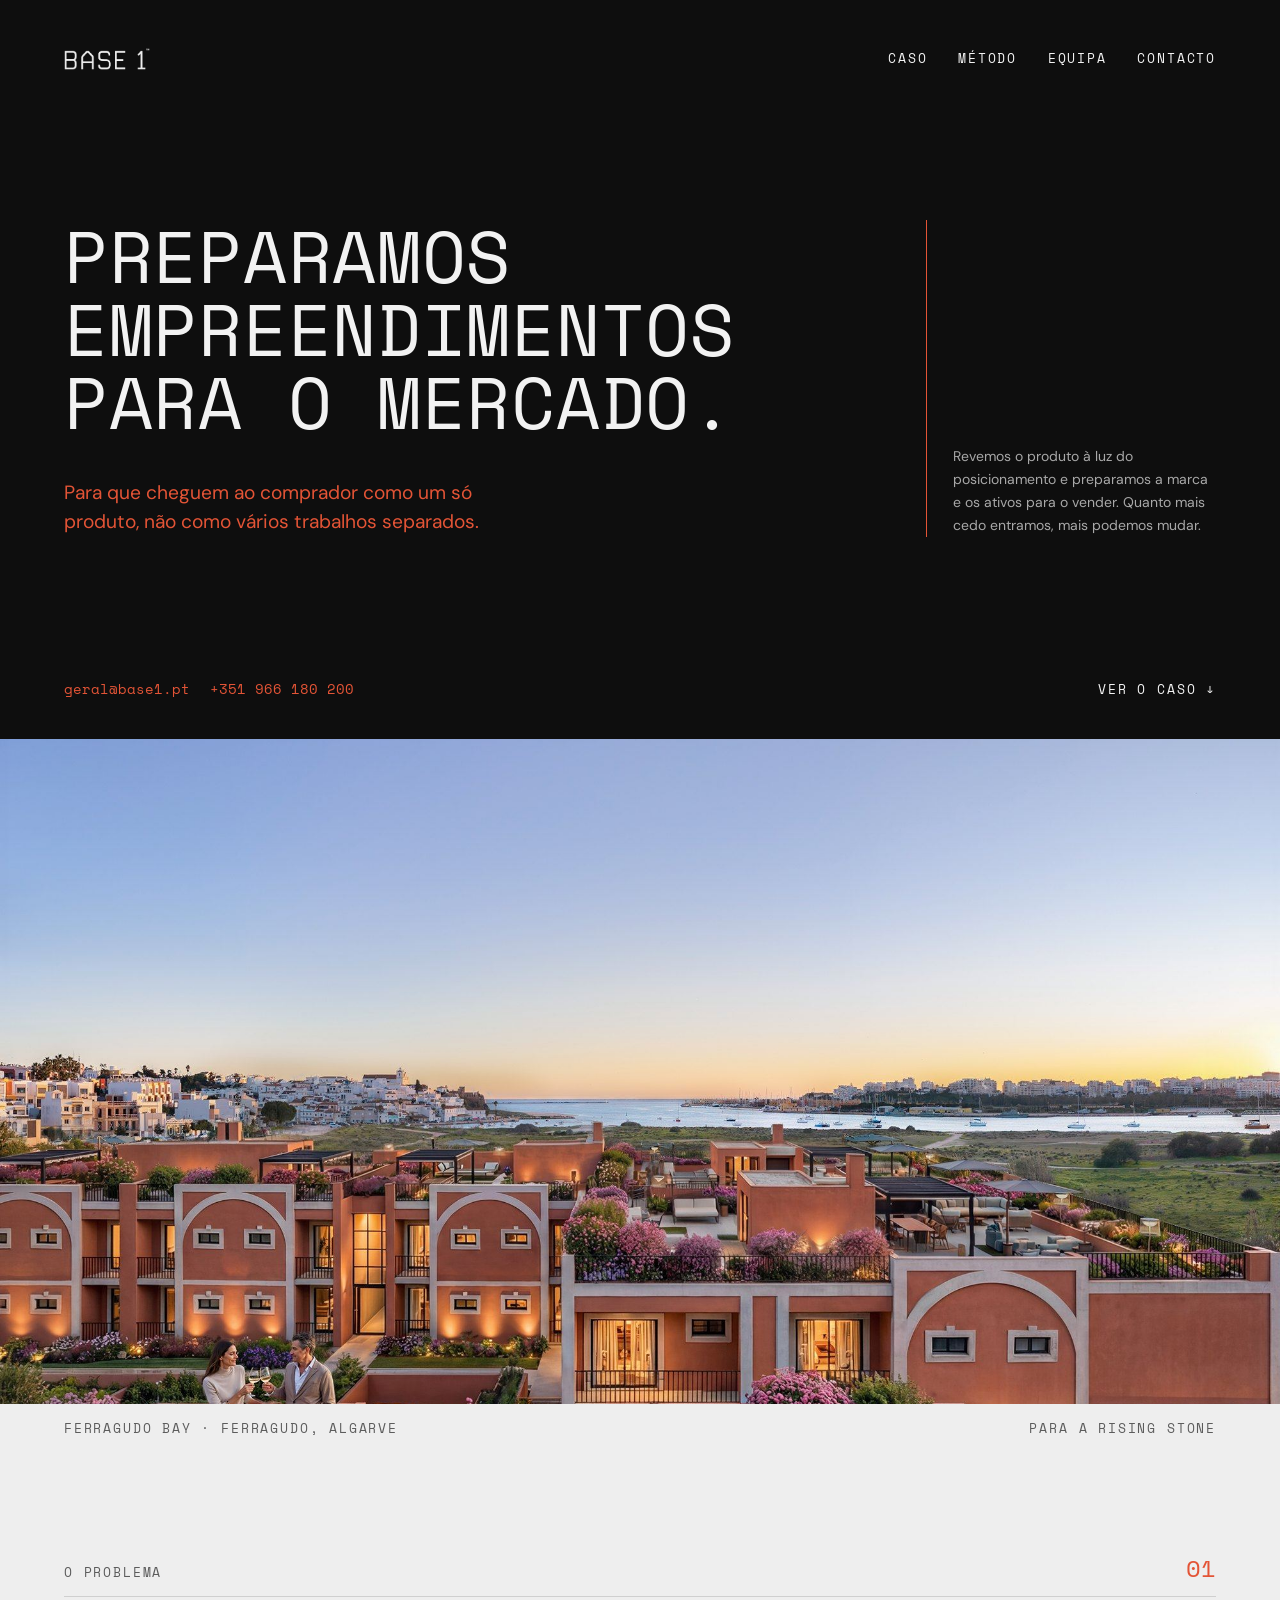
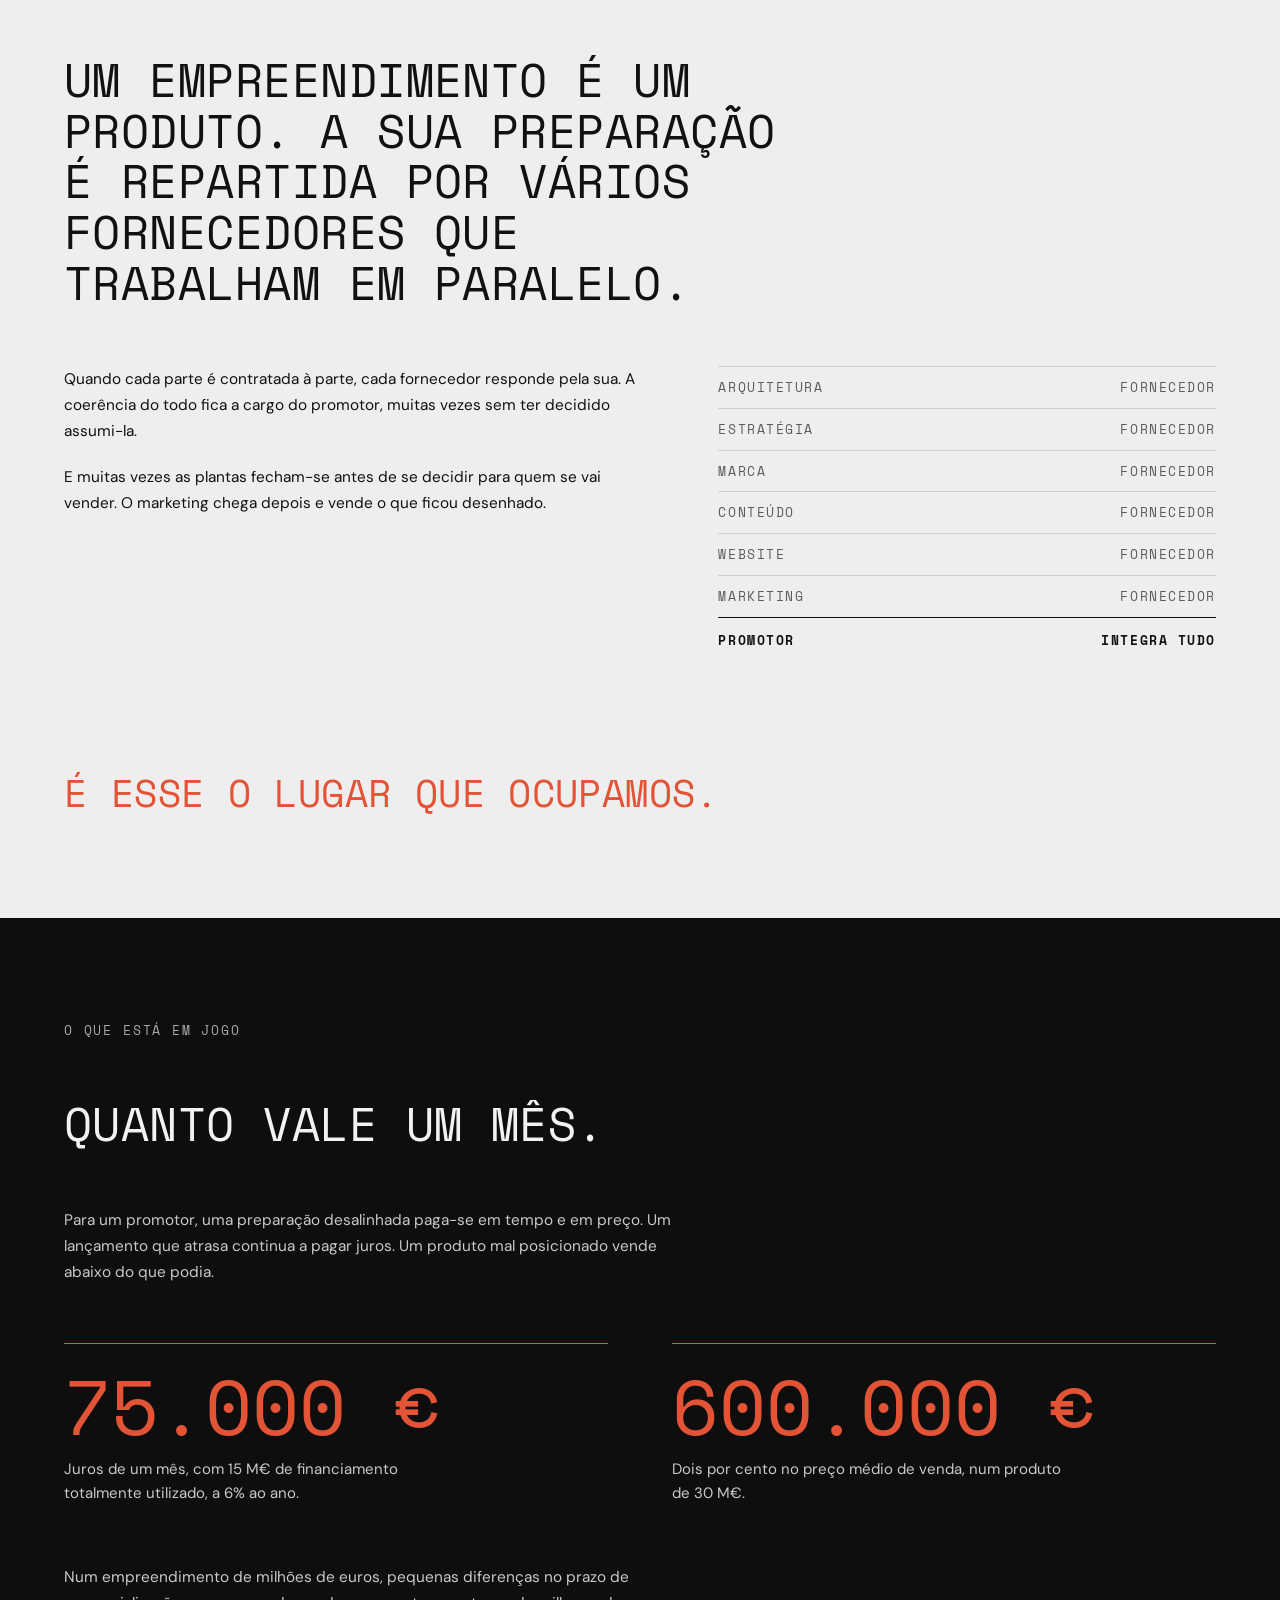
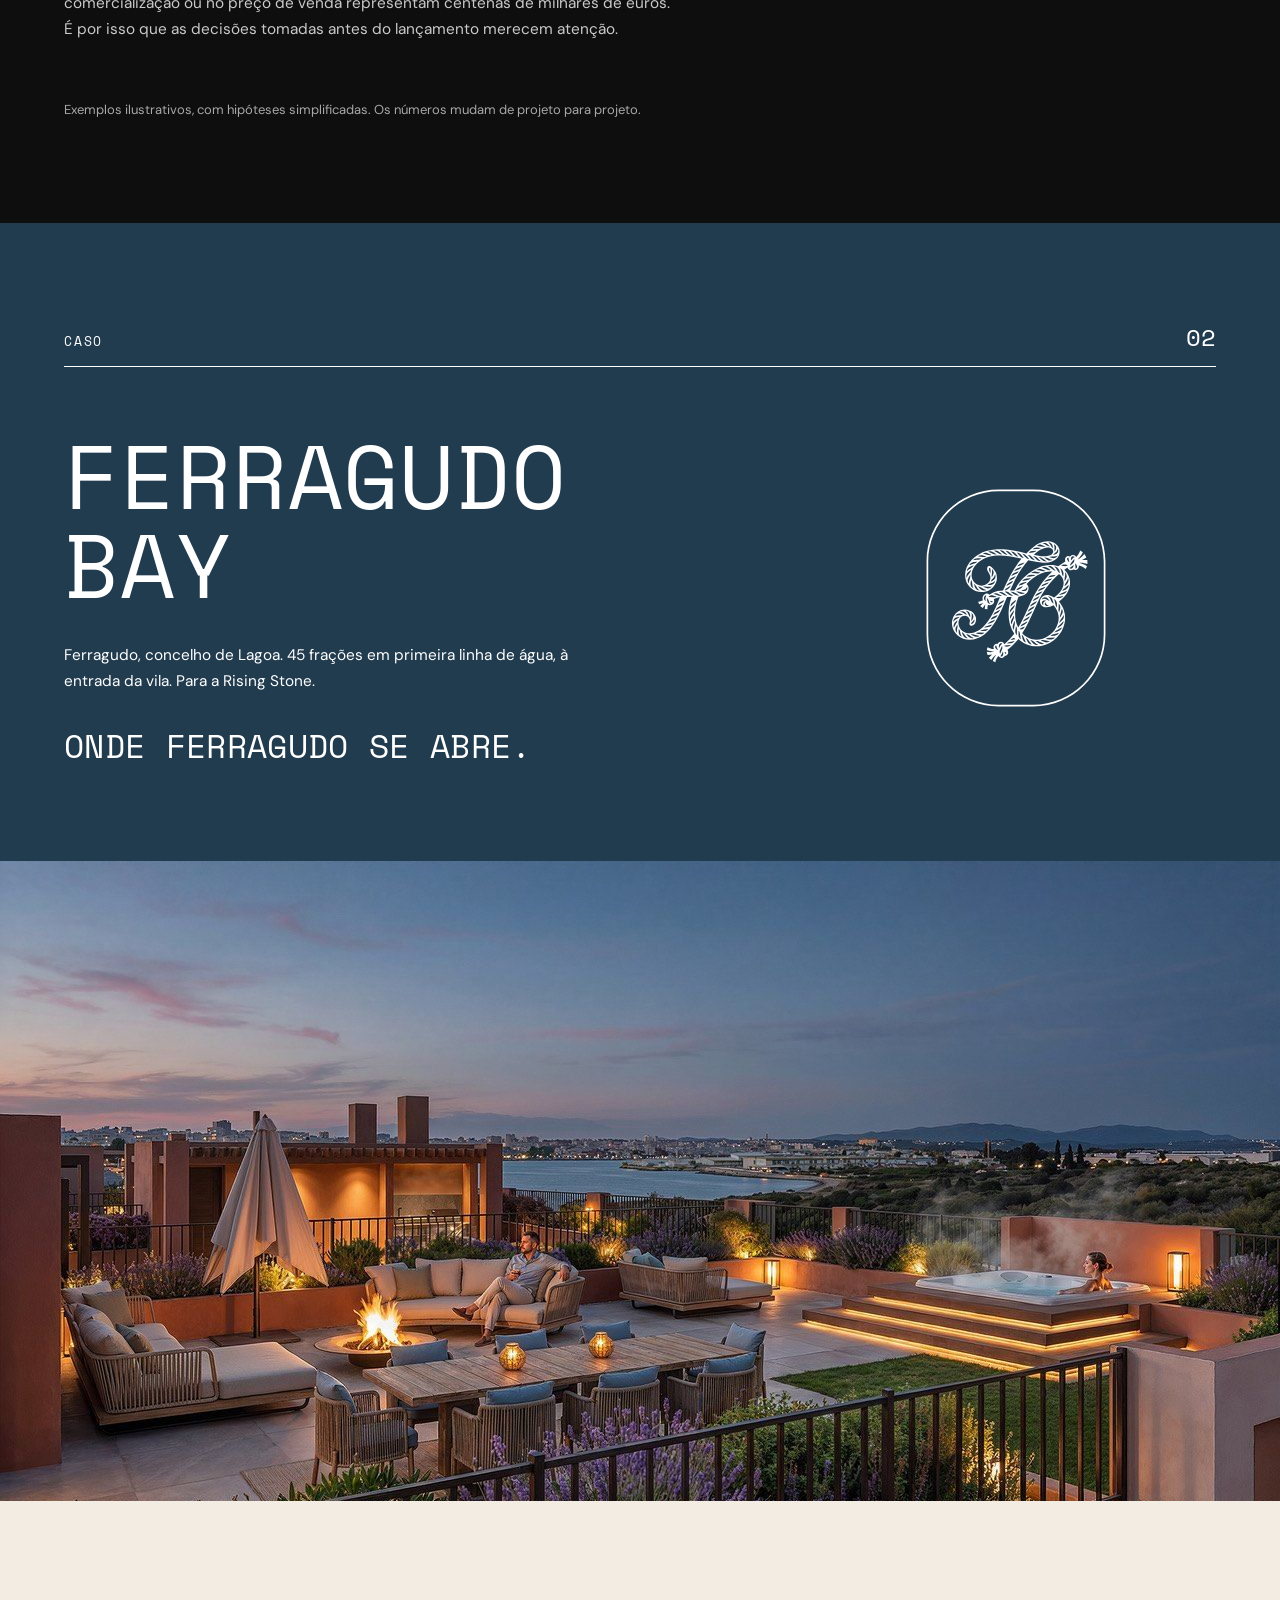
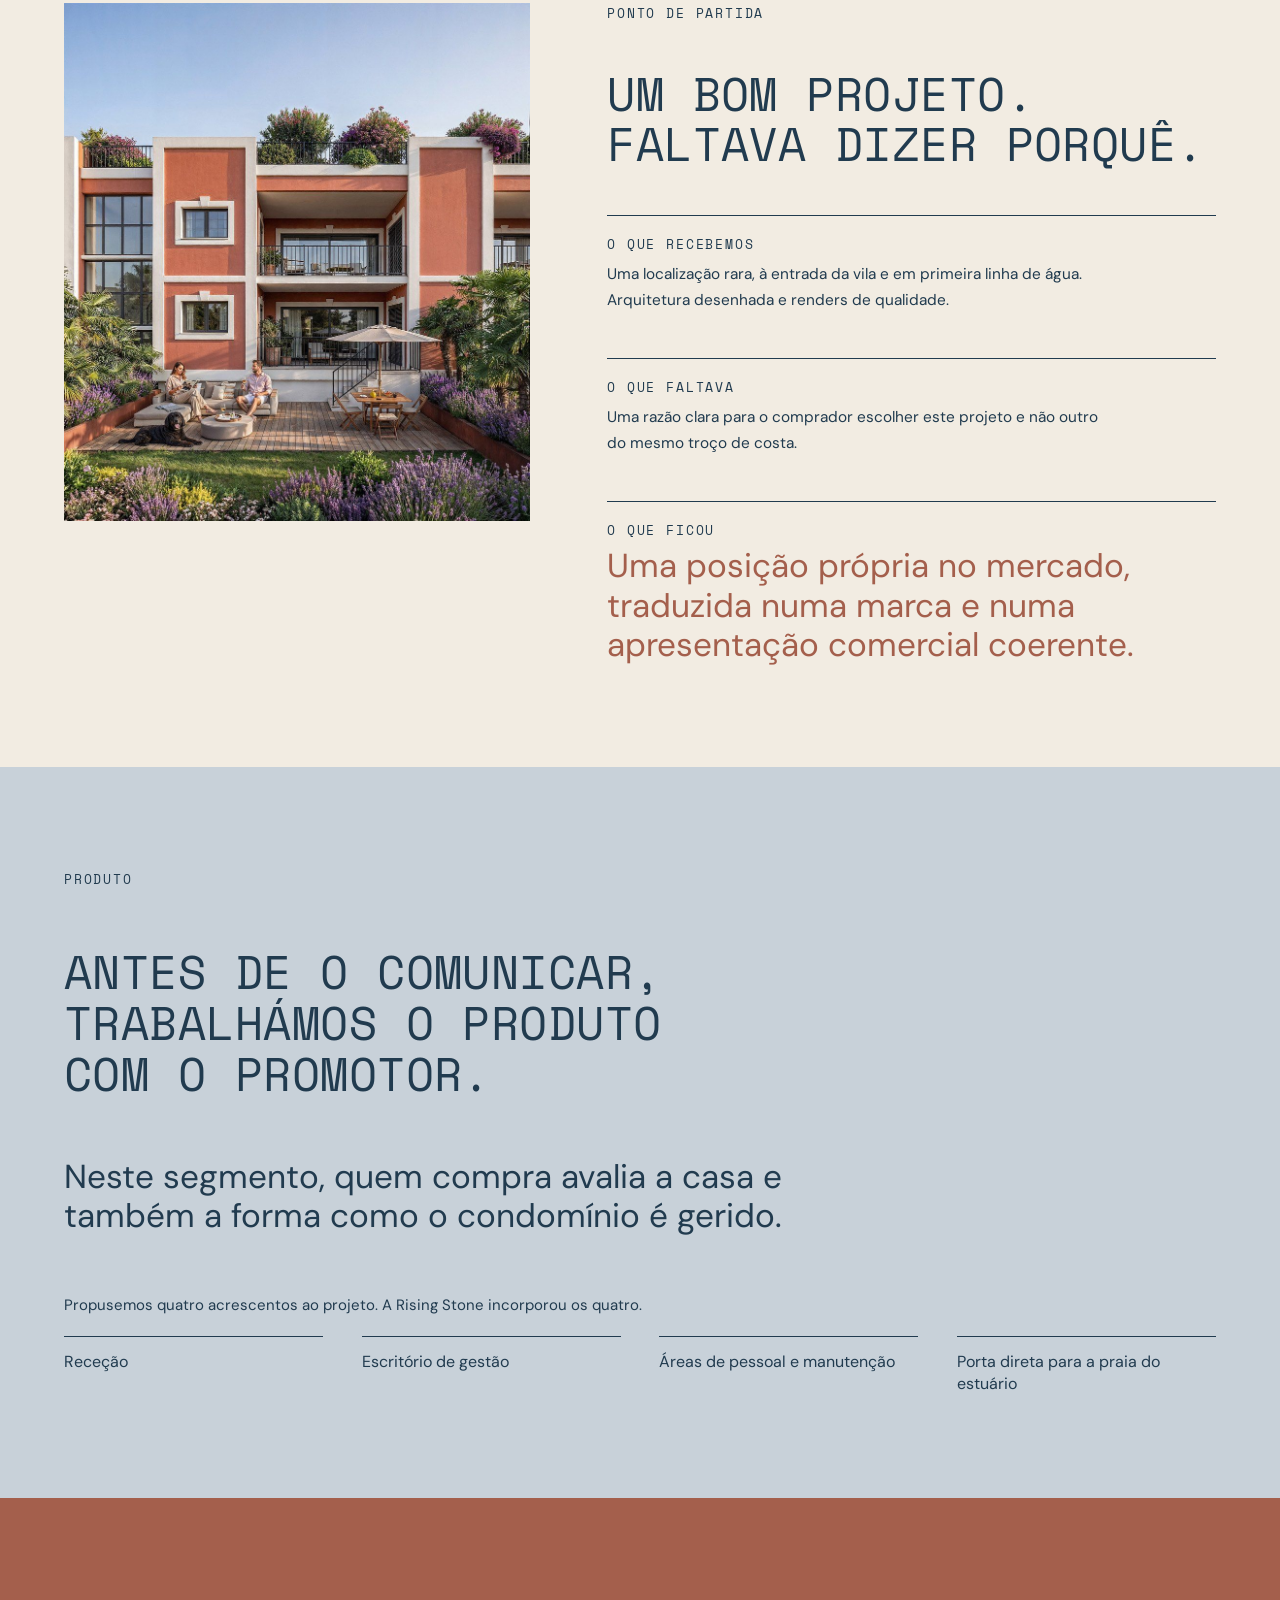
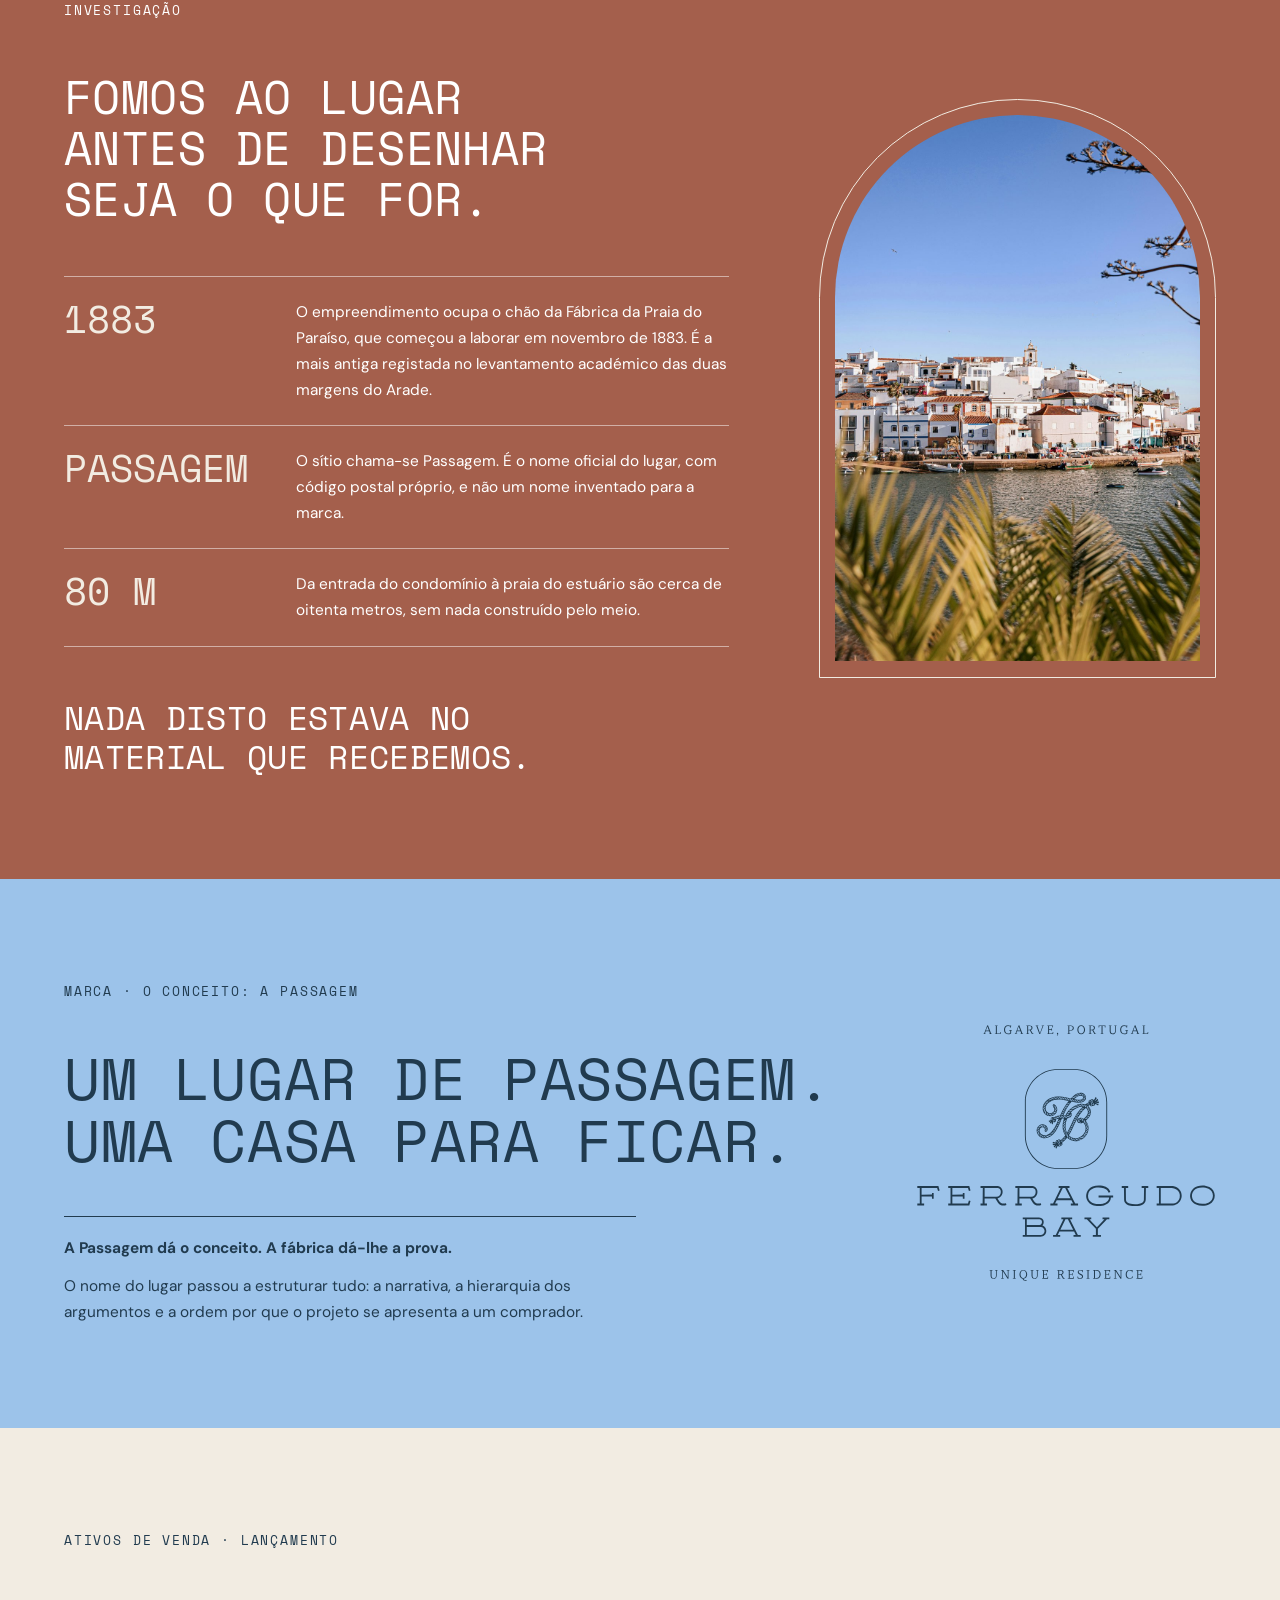
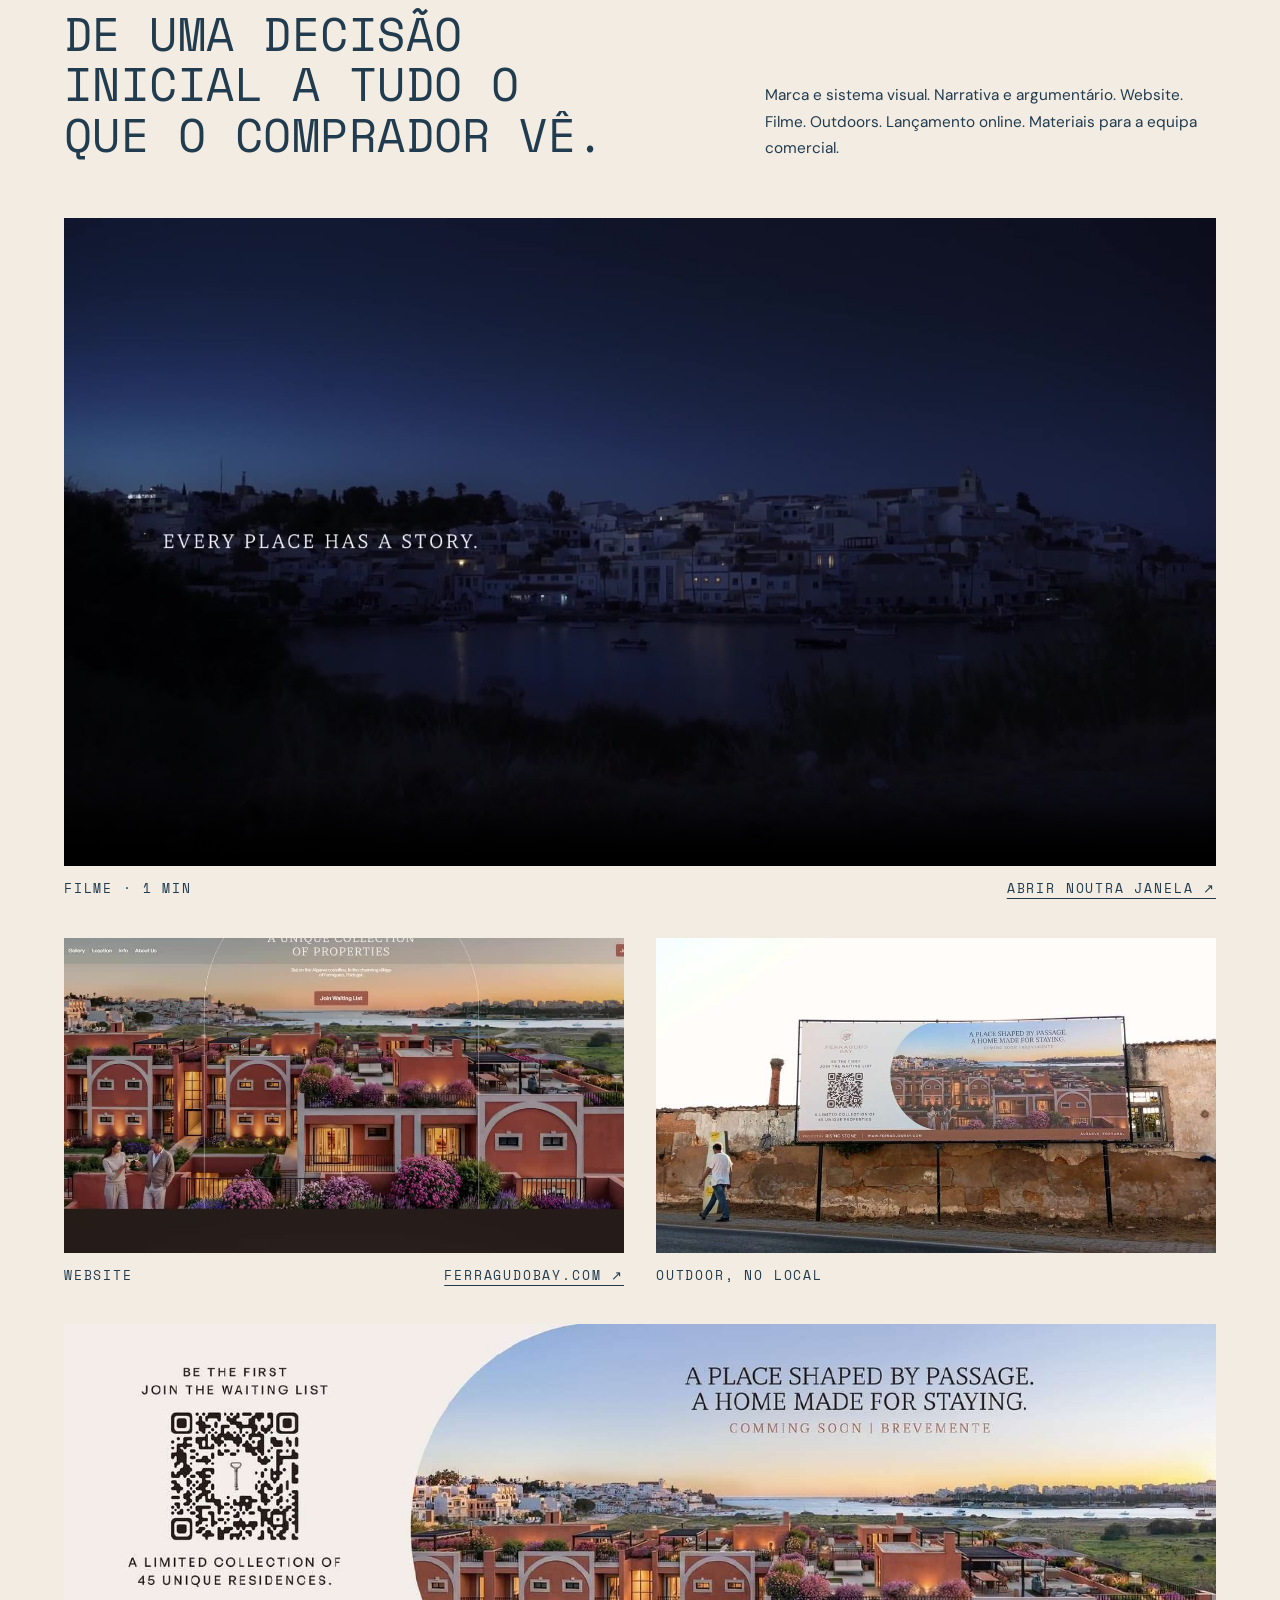
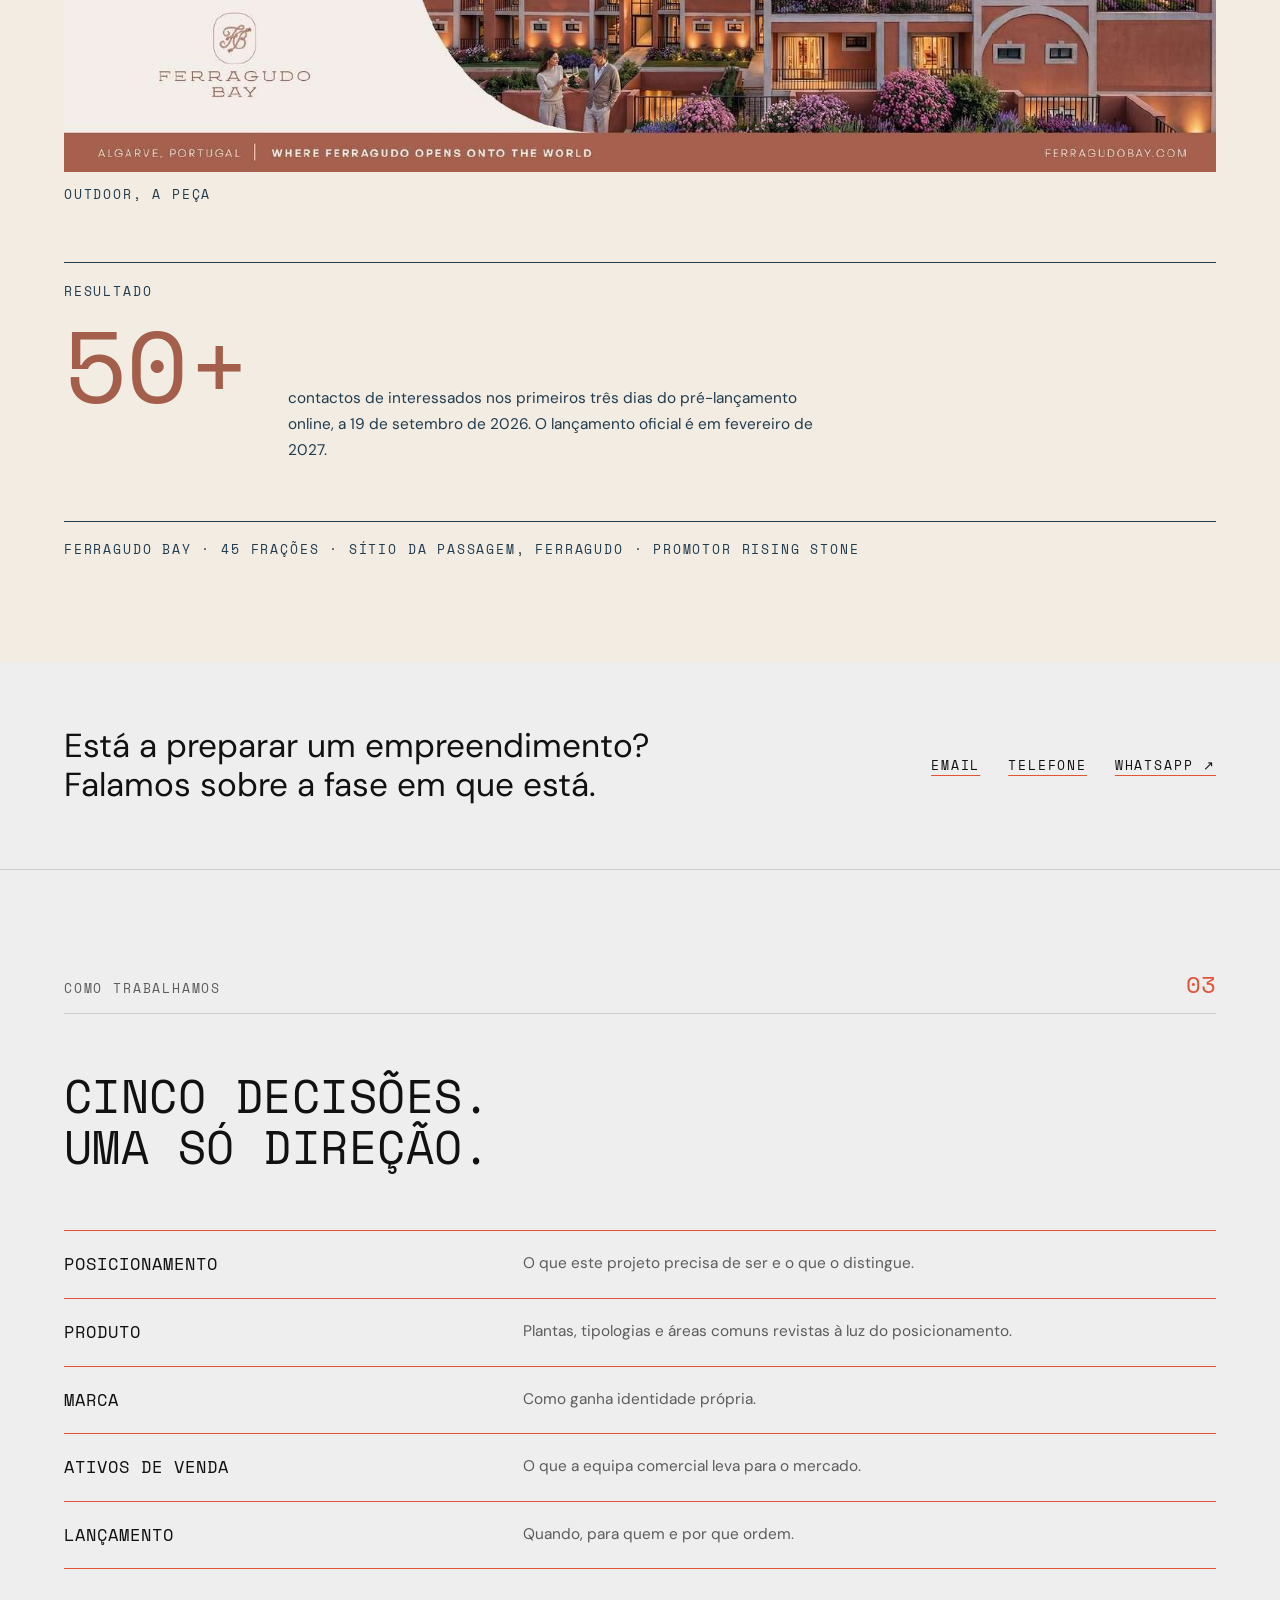
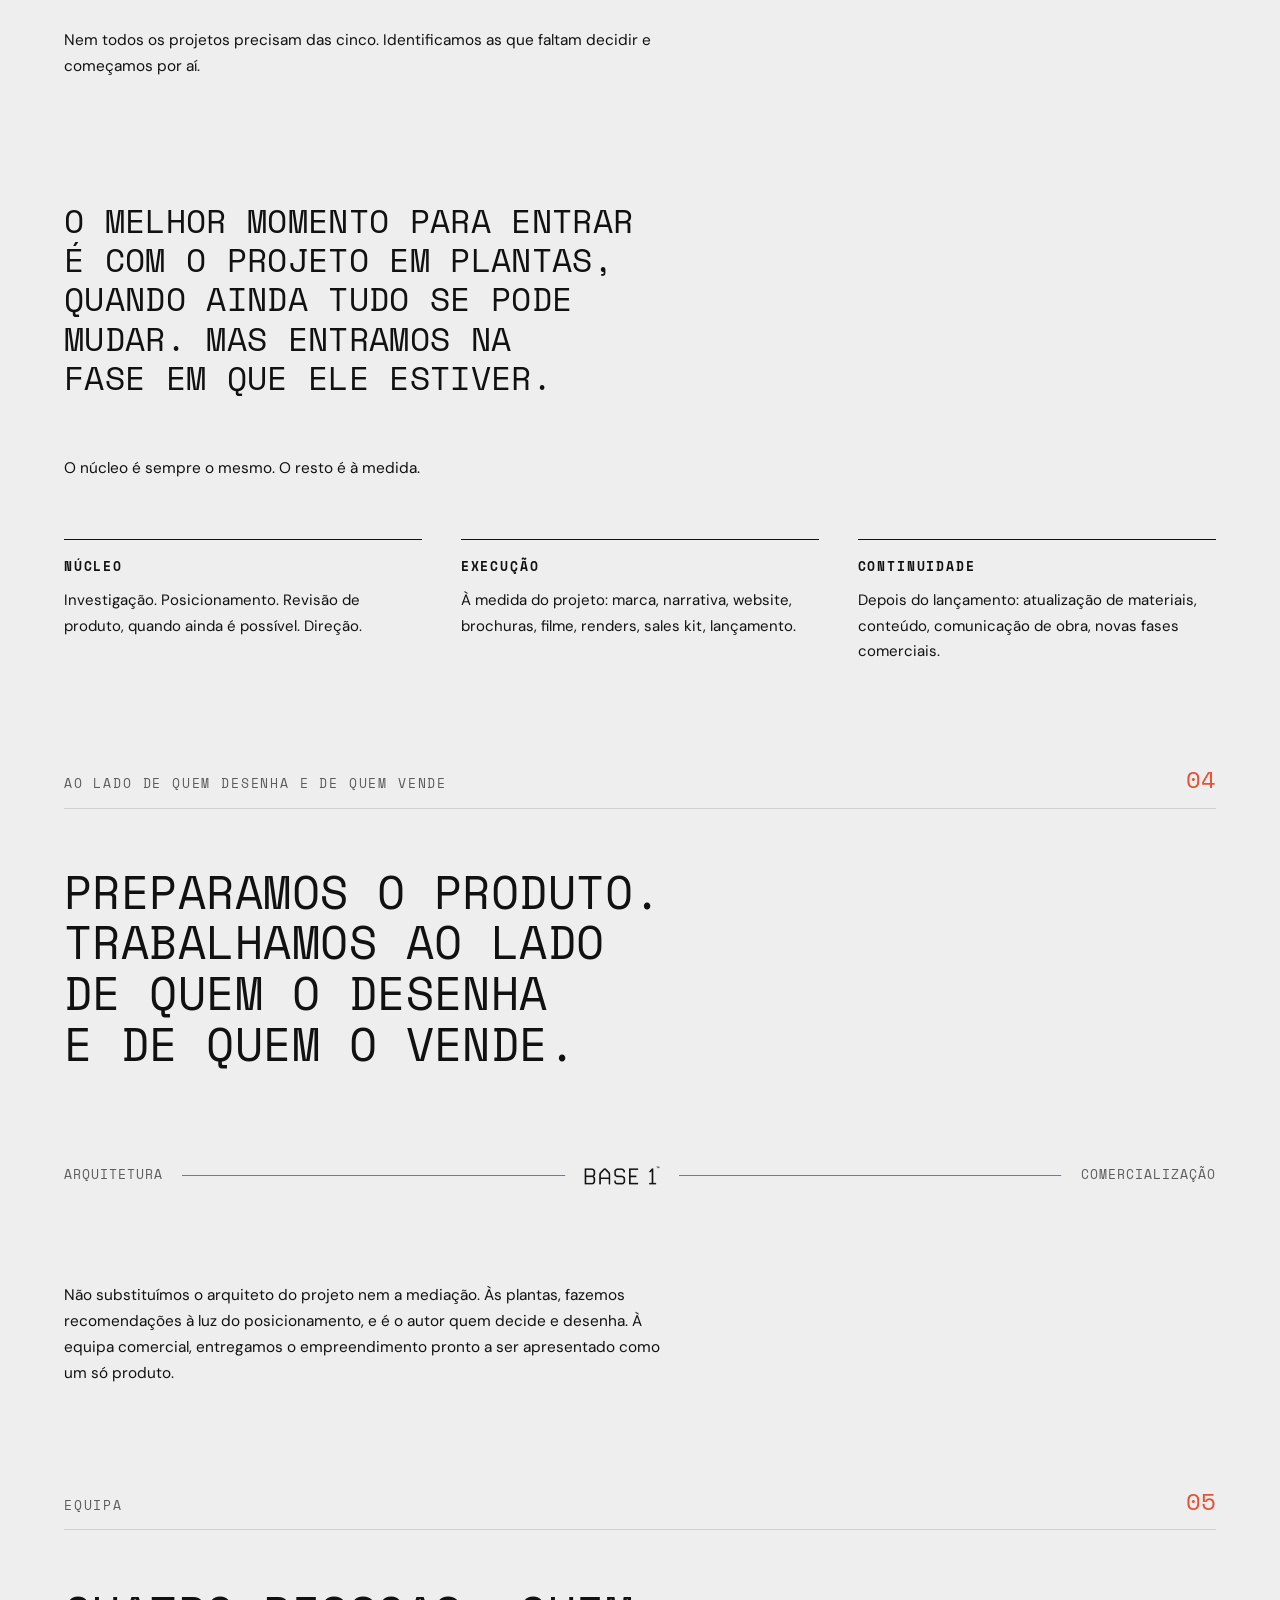
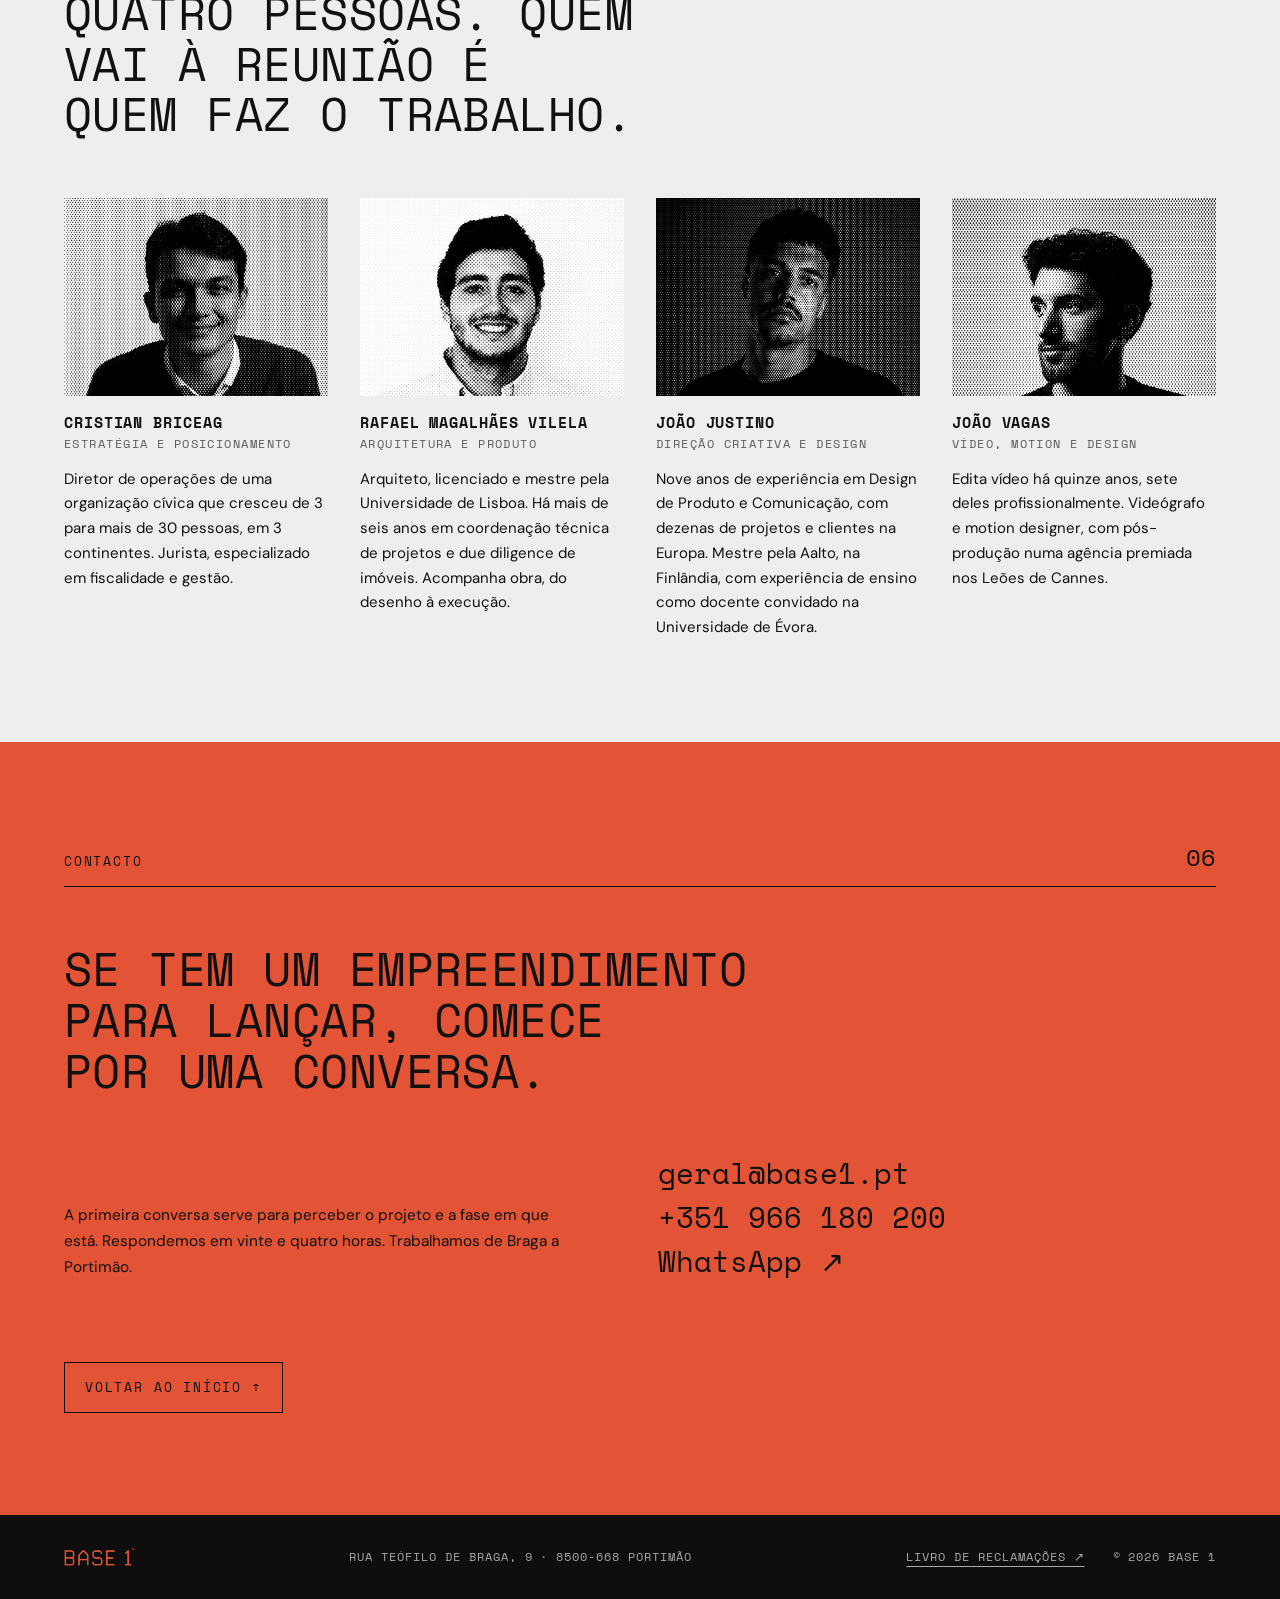
<file: index.html>
<!doctype html>
<html lang="pt-PT">
<head>
<meta charset="utf-8">
<meta name="viewport" content="width=device-width, initial-scale=1, viewport-fit=cover">
<title>Base 1 · Preparamos empreendimentos para o mercado</title>
<meta name="description" content="A Base 1 prepara empreendimentos imobiliários para o mercado: produto, posicionamento, marca, ativos de venda e lançamento. Um só parceiro, das plantas ao lançamento.">
<meta name="theme-color" content="#0E0E0E">
<link rel="canonical" href="https://base1.pt/">

<meta property="og:type" content="website">
<meta property="og:locale" content="pt_PT">
<meta property="og:site_name" content="Base 1">
<meta property="og:url" content="https://base1.pt/">
<meta property="og:title" content="Base 1 · Preparamos empreendimentos para o mercado">
<meta property="og:description" content="Produto, posicionamento, marca, ativos de venda e lançamento. Um só parceiro, das plantas ao lançamento.">
<meta property="og:image" content="https://base1.pt/assets/img/og.jpg">
<meta property="og:image:width" content="1200">
<meta property="og:image:height" content="630">
<meta name="twitter:card" content="summary_large_image">

<link rel="icon" type="image/png" sizes="32x32" href="favicon-32.png">
<link rel="apple-touch-icon" href="apple-touch-icon.png">
<link rel="preload" href="assets/fonts/space-mono-400.woff2" as="font" type="font/woff2" crossorigin>
<link rel="preload" href="assets/fonts/dm-sans-400.woff2" as="font" type="font/woff2" crossorigin>
<link rel="stylesheet" href="assets/site.css?v=2026-10-27e">
<script type="application/ld+json">
{
  "@context": "https://schema.org",
  "@type": "ProfessionalService",
  "name": "Base 1",
  "url": "https://base1.pt/",
  "logo": "https://base1.pt/assets/img/icon-512.png",
  "image": "https://base1.pt/assets/img/og.jpg",
  "description": "A Base 1 prepara empreendimentos imobiliários para o mercado: produto, posicionamento, marca, ativos de venda e lançamento.",
  "email": "geral@base1.pt",
  "telephone": "+351966180200",
  "address": {
    "@type": "PostalAddress",
    "streetAddress": "Rua Teófilo de Braga, 9",
    "postalCode": "8500-668",
    "addressLocality": "Portimão",
    "addressCountry": "PT"
  },
  "areaServed": "PT",
  "knowsAbout": ["Posicionamento de empreendimentos imobiliários", "Branding imobiliário", "Ativos de venda", "Lançamento de empreendimentos"]
}
</script>
</head>
<body>
<a class="skip" href="#conteudo">Saltar para o conteúdo</a>

<!-- ================= HERO ================= -->
<header id="inicio" class="hero band-night">
  <div class="wrap">
    <div class="topbar">
      <img src="assets/img/base1-logo-white.png" alt="Base 1" width="499" height="127">
      <nav class="nav" aria-label="Secções">
        <a href="#caso">Caso</a>
        <a href="#metodo">Método</a>
        <a href="#equipa">Equipa</a>
        <a href="#contacto">Contacto</a>
      </nav>
    </div>
    <div class="hero-main">
      <div class="hero-text">
        <h1 class="caps t-hero">Preparamos empreendimentos para o mercado.</h1>
        <p class="hero-sub">Para que cheguem ao comprador como um só produto, não como vários trabalhos separados.</p>
      </div>
      <p class="hero-aside">Revemos o produto à luz do posicionamento e preparamos a marca e os ativos para o vender. Quanto mais cedo entramos, mais podemos mudar.</p>
    </div>
    <div class="hero-foot">
      <span class="contacts"><span>geral@base1.pt</span><span>+351 966 180 200</span></span>
      <a class="label" href="#caso">Ver o caso ↓</a>
    </div>
  </div>
</header>

<main id="conteudo">

<!-- Imagem de abertura -->
<figure class="bleed bleed--tall">
  <img src="assets/img/hero-2000.jpg"
       srcset="assets/img/hero-1000.jpg 1000w, assets/img/hero-2000.jpg 2000w"
       sizes="100vw" width="2000" height="1333"
       alt="Vista aérea do Ferragudo Bay ao entardecer, com a vila de Ferragudo e o estuário do Arade ao fundo">
  <figcaption class="wrap caption-bar label">
    <span>Ferragudo Bay · Ferragudo, Algarve</span>
    <span>Para a Rising Stone</span>
  </figcaption>
</figure>

<!-- ================= 01 · O PROBLEMA ================= -->
<section class="sec" aria-labelledby="t-problema">
  <div class="wrap stack">
    <div class="sec-head"><span class="label">O problema</span><span class="num">01</span></div>
    <h2 id="t-problema" class="caps t-l" style="max-width: 30ch;">Um empreendimento é um produto. A sua preparação é repartida por vários fornecedores que trabalham em paralelo.</h2>
    <div class="row" style="align-items: flex-start;">
      <div style="flex: 1 1 420px; display: flex; flex-direction: column; gap: 20px;">
        <p class="body">Quando cada parte é contratada à parte, cada fornecedor responde pela sua. A coerência do todo fica a cargo do promotor, muitas vezes sem ter decidido assumi-la.</p>
        <p class="body">E muitas vezes as plantas fecham-se antes de se decidir para quem se vai vender. O marketing chega depois e vende o que ficou desenhado.</p>
      </div>
      <div class="suppliers" aria-label="Quem trabalha num empreendimento">
        <div><span>Arquitetura</span><span>Fornecedor</span></div>
        <div><span>Estratégia</span><span>Fornecedor</span></div>
        <div><span>Marca</span><span>Fornecedor</span></div>
        <div><span>Conteúdo</span><span>Fornecedor</span></div>
        <div><span>Website</span><span>Fornecedor</span></div>
        <div><span>Marketing</span><span>Fornecedor</span></div>
        <div class="total"><span>Promotor</span><span>Integra tudo</span></div>
      </div>
    </div>
    <p class="caps statement accent">É esse o lugar que ocupamos.</p>
  </div>
</section>

<!-- Quanto vale um mês -->
<section class="sec band-night" aria-labelledby="t-mes">
  <div class="wrap stack">
    <span class="label" style="color: var(--night-muted);">O que está em jogo</span>
    <h2 id="t-mes" class="caps t-l">Quanto vale um mês.</h2>
    <p class="body">Para um promotor, uma preparação desalinhada paga-se em tempo e em preço. Um lançamento que atrasa continua a pagar juros. Um produto mal posicionado vende abaixo do que podia.</p>
    <div class="figures">
      <div class="figure">
        <span class="big">75.000 €</span>
        <span class="small">Juros de um mês, com 15 M€ de financiamento totalmente utilizado, a 6% ao ano.</span>
      </div>
      <div class="figure">
        <span class="big">600.000 €</span>
        <span class="small">Dois por cento no preço médio de venda, num produto de 30 M€.</span>
      </div>
    </div>
    <p class="body">Num empreendimento de milhões de euros, pequenas diferenças no prazo de comercialização ou no preço de venda representam centenas de milhares de euros. É por isso que as decisões tomadas antes do lançamento merecem atenção.</p>
    <p class="footnote">Exemplos ilustrativos, com hipóteses simplificadas. Os números mudam de projeto para projeto.</p>
  </div>
</section>

<!-- ================= 02 · CASO · paleta Ferragudo Bay ================= -->
<section id="caso" class="sec band-navy" aria-labelledby="t-caso" style="padding-bottom: clamp(56px, 7vw, 104px);">
  <div class="wrap stack">
    <div class="sec-head"><span class="label">Caso</span><span class="num">02</span></div>
    <div class="row case-open">
      <div class="text">
        <h2 id="t-caso" class="caps t-xl">Ferragudo Bay</h2>
        <p class="body" style="max-width: 46ch;">Ferragudo, concelho de Lagoa. 45 frações em primeira linha de água, à entrada da vila. Para a Rising Stone.</p>
        <p class="caps t-m">Onde Ferragudo se abre.</p>
      </div>
      <div class="mark"><img src="assets/img/fb-simbolo-white.svg" alt="Símbolo Ferragudo Bay" width="1324" height="1608" loading="lazy"></div>
    </div>
  </div>
</section>

<figure class="bleed bleed--mid">
  <img src="assets/img/fb-rooftop.jpg" width="1280" height="853" loading="lazy" alt="Rooftop do Ferragudo Bay ao anoitecer, com o estuário e Portimão ao fundo">
</figure>

<section class="sec band-stone" aria-label="Ponto de partida">
  <div class="wrap row before-after">
    <div class="pic"><img src="assets/img/fb-jardim.jpg" width="960" height="1067" loading="lazy" alt="Fachada e jardim de uma das casas do Ferragudo Bay"></div>
    <div class="text">
      <span class="label">Ponto de partida</span>
      <h3 class="caps t-l">Um bom projeto. Faltava dizer porquê.</h3>
      <div class="ba-item">
        <span class="label">O que recebemos</span>
        <p class="body" style="max-width: 46ch;">Uma localização rara, à entrada da vila e em primeira linha de água. Arquitetura desenhada e renders de qualidade.</p>
      </div>
      <div class="ba-item">
        <span class="label">O que faltava</span>
        <p class="body" style="max-width: 46ch;">Uma razão clara para o comprador escolher este projeto e não outro do mesmo troço de costa.</p>
      </div>
      <div class="ba-item">
        <span class="label">O que ficou</span>
        <p class="t-m clay" style="max-width: 30ch;">Uma posição própria no mercado, traduzida numa marca e numa apresentação comercial coerente.</p>
      </div>
    </div>
  </div>
</section>

<section class="sec band-mist" aria-label="Produto">
  <div class="wrap stack">
    <span class="label">Produto</span>
    <h3 class="caps t-l" style="max-width: 26ch;">Antes de o comunicar, trabalhámos o produto com o promotor.</h3>
    <p class="t-m" style="max-width: 34ch;">Neste segmento, quem compra avalia a casa e também a forma como o condomínio é gerido.</p>
    <div style="display: flex; flex-direction: column; gap: 18px;">
      <span class="small">Propusemos quatro acrescentos ao projeto. A Rising Stone incorporou os quatro.</span>
      <div class="recs">
        <div>Receção</div>
        <div>Escritório de gestão</div>
        <div>Áreas de pessoal e manutenção</div>
        <div>Porta direta para a praia do estuário</div>
      </div>
    </div>
  </div>
</section>

<section class="sec band-clay" aria-label="Investigação">
  <div class="wrap row method">
    <div class="text">
      <span class="label">Investigação</span>
      <h3 class="caps t-l">Fomos ao lugar antes de desenhar seja o que for.</h3>
      <div class="facts">
        <div class="fact">
          <span class="key">1883</span>
          <p>O empreendimento ocupa o chão da Fábrica da Praia do Paraíso, que começou a laborar em novembro de 1883. É a mais antiga registada no levantamento académico das duas margens do Arade.</p>
        </div>
        <div class="fact">
          <span class="key">Passagem</span>
          <p>O sítio chama-se Passagem. É o nome oficial do lugar, com código postal próprio, e não um nome inventado para a marca.</p>
        </div>
        <div class="fact">
          <span class="key">80 m</span>
          <p>Da entrada do condomínio à praia do estuário são cerca de oitenta metros, sem nada construído pelo meio.</p>
        </div>
      </div>
      <p class="caps t-m">Nada disto estava no material que recebemos.</p>
    </div>
    <div class="arch">
      <div class="frame"><img src="assets/img/ferragudo-vila.jpg" width="1000" height="1500" loading="lazy" alt="A vila de Ferragudo vista da outra margem do Arade, com a igreja no alto e palmeiras em primeiro plano"></div>
    </div>
  </div>
</section>

<section class="sec band-sky" aria-label="O conceito">
  <div class="wrap row concept">
    <div class="text">
      <span class="label">Marca · O conceito: A Passagem</span>
      <p class="caps line">Um lugar de passagem. Uma casa para ficar.</p>
      <div class="note">
        <p class="body" style="font-weight: 700;">A Passagem dá o conceito. A fábrica dá-lhe a prova.</p>
        <p class="body">O nome do lugar passou a estruturar tudo: a narrativa, a hierarquia dos argumentos e a ordem por que o projeto se apresenta a um comprador.</p>
      </div>
    </div>
    <div class="logo"><img src="assets/img/fb-logo-completo.svg" width="1880" height="1616" loading="lazy" alt="Logótipo Ferragudo Bay"></div>
  </div>
</section>

<section class="sec band-stone" aria-label="O que construímos">
  <div class="wrap stack">
    <span class="label">Ativos de venda · Lançamento</span>
    <div class="row built-head">
      <h3 class="caps t-l">De uma decisão inicial a tudo o que o comprador vê.</h3>
      <p class="body" style="max-width: 46ch;">Marca e sistema visual. Narrativa e argumentário. Website. Filme. Outdoors. Lançamento online. Materiais para a equipa comercial.</p>
    </div>
    <div class="pieces">
      <figure class="wide film">
        <video controls preload="none" playsinline width="1920" height="1080" poster="assets/img/fb-filme.jpg" aria-label="Filme do Ferragudo Bay">
          <source src="assets/video/ferragudo-bay-teaser.mp4" type="video/mp4">
        </video>
        <figcaption class="label"><span>Filme · 1 min</span><a href="assets/video/ferragudo-bay-teaser.mp4" target="_blank" rel="noopener">Abrir noutra janela ↗</a></figcaption>
      </figure>
      <figure class="r169 shot">
        <a href="https://www.ferragudobay.com" target="_blank" rel="noopener" aria-label="Abrir o website do Ferragudo Bay"><img src="assets/img/fb-website.jpg" width="1280" height="594" loading="lazy" alt="Página inicial do website do Ferragudo Bay"></a>
        <figcaption class="label"><span>Website</span><a href="https://www.ferragudobay.com" target="_blank" rel="noopener">ferragudobay.com ↗</a></figcaption>
      </figure>
      <figure class="r169">
        <img src="assets/img/fb-outdoor-local.jpg" width="1024" height="561" loading="lazy" alt="Outdoor do Ferragudo Bay instalado numa estrada de Ferragudo">
        <figcaption class="label">Outdoor, no local</figcaption>
      </figure>
      <figure class="wide">
        <img src="assets/img/fb-outdoor-peca.jpg" width="1528" height="594" loading="lazy" alt="Peça do outdoor do Ferragudo Bay com lista de espera e código QR">
        <figcaption class="label">Outdoor, a peça</figcaption>
      </figure>
    </div>
    <div class="result">
      <span class="label">Resultado</span>
      <div class="result-row">
        <span class="result-big clay">50+</span>
        <p class="body">contactos de interessados nos primeiros três dias do pré-lançamento online, a 19 de setembro de 2026. O lançamento oficial é em fevereiro de 2027.</p>
      </div>
    </div>
    <div class="case-meta label">
      <span>Ferragudo Bay · 45 frações · Sítio da Passagem, Ferragudo · Promotor Rising Stone</span>
    </div>
  </div>
</section>

<!-- Convite ao contacto, depois do caso -->
<section class="invite" aria-label="Contacto rápido">
  <div class="wrap invite-row">
    <p class="t-m">Está a preparar um empreendimento? Falamos sobre a fase em que está.</p>
    <div class="invite-links label">
      <a href="mailto:geral@base1.pt">Email</a>
      <a href="tel:+351966180200">Telefone</a>
      <a href="https://wa.me/351966180200" target="_blank" rel="noopener">WhatsApp ↗</a>
    </div>
  </div>
</section>

<!-- ================= 03 · COMO TRABALHAMOS · volta a paleta Base 1 ================= -->
<section id="metodo" class="sec" aria-labelledby="t-como">
  <div class="wrap stack">
    <div class="sec-head"><span class="label">Como trabalhamos</span><span class="num">03</span></div>
    <h2 id="t-como" class="caps t-l">Cinco decisões.<br>Uma só direção.</h2>
    <div class="decisions">
      <div class="decision"><span class="name">Posicionamento</span><span class="what">O que este projeto precisa de ser e o que o distingue.</span></div>
      <div class="decision"><span class="name">Produto</span><span class="what">Plantas, tipologias e áreas comuns revistas à luz do posicionamento.</span></div>
      <div class="decision"><span class="name">Marca</span><span class="what">Como ganha identidade própria.</span></div>
      <div class="decision"><span class="name">Ativos de venda</span><span class="what">O que a equipa comercial leva para o mercado.</span></div>
      <div class="decision"><span class="name">Lançamento</span><span class="what">Quando, para quem e por que ordem.</span></div>
    </div>
    <p class="body">Nem todos os projetos precisam das cinco. Identificamos as que faltam decidir e começamos por aí.</p>
    <h3 class="caps t-m scope-title">O melhor momento para entrar é com o projeto em plantas, quando ainda tudo se pode mudar. Mas entramos na fase em que ele estiver.</h3>
    <p class="body">O núcleo é sempre o mesmo. O resto é à medida.</p>
    <div class="scope">
      <div><span class="label">Núcleo</span><p>Investigação. Posicionamento. Revisão de produto, quando ainda é possível. Direção.</p></div>
      <div><span class="label">Execução</span><p>À medida do projeto: marca, narrativa, website, brochuras, filme, renders, sales kit, lançamento.</p></div>
      <div><span class="label">Continuidade</span><p>Depois do lançamento: atualização de materiais, conteúdo, comunicação de obra, novas fases comerciais.</p></div>
    </div>
  </div>
</section>

<!-- ================= 04 · A FRONTEIRA ================= -->
<section class="sec sec--tight-top" aria-labelledby="t-fronteira">
  <div class="wrap stack">
    <div class="sec-head"><span class="label">Ao lado de quem desenha e de quem vende</span><span class="num">04</span></div>
    <h2 id="t-fronteira" class="caps t-l" style="max-width: 28ch;">Preparamos o produto. Trabalhamos ao lado de quem o desenha e de quem o vende.</h2>
    <div class="line-diagram" role="img" aria-label="Arquitetura, Base 1, Comercialização">
      <span>Arquitetura</span>
      <span class="rule" aria-hidden="true"></span>
      <img src="assets/img/base1-logo-black.png" alt="" width="499" height="127">
      <span class="rule" aria-hidden="true"></span>
      <span>Comercialização</span>
    </div>
    <p class="body">Não substituímos o arquiteto do projeto nem a mediação. Às plantas, fazemos recomendações à luz do posicionamento, e é o autor quem decide e desenha. À equipa comercial, entregamos o empreendimento pronto a ser apresentado como um só produto.</p>
  </div>
</section>

<!-- ================= 05 · EQUIPA ================= -->
<section id="equipa" class="sec sec--tight-top" aria-labelledby="t-equipa">
  <div class="wrap stack">
    <div class="sec-head"><span class="label">Equipa</span><span class="num">05</span></div>
    <h2 id="t-equipa" class="caps t-l" style="max-width: 28ch;">Quatro pessoas. Quem vai à reunião é quem faz o trabalho.</h2>
    <div class="team">
      <div class="person">
        <img src="assets/img/equipa-cristian.jpg" width="900" height="675" loading="lazy" alt="Retrato de Cristian Briceag">
        <div><span class="name">Cristian Briceag</span><span class="role">Estratégia e posicionamento</span></div>
        <p>Diretor de operações de uma organização cívica que cresceu de 3 para mais de 30 pessoas, em 3 continentes. Jurista, especializado em fiscalidade e gestão.</p>
      </div>
      <div class="person">
        <img src="assets/img/equipa-rafael.jpg" width="900" height="675" loading="lazy" alt="Retrato de Rafael Magalhães Vilela">
        <div><span class="name">Rafael Magalhães Vilela</span><span class="role">Arquitetura e produto</span></div>
        <p>Arquiteto, licenciado e mestre pela Universidade de Lisboa. Há mais de seis anos em coordenação técnica de projetos e due diligence de imóveis. Acompanha obra, do desenho à execução.</p>
      </div>
      <div class="person">
        <img src="assets/img/equipa-justino.jpg" width="900" height="675" loading="lazy" alt="Retrato de João Justino">
        <div><span class="name">João Justino</span><span class="role">Direção criativa e design</span></div>
        <p>Nove anos de experiência em Design de Produto e Comunicação, com dezenas de projetos e clientes na Europa. Mestre pela Aalto, na Finlândia, com experiência de ensino como docente convidado na Universidade de Évora.</p>
      </div>
      <div class="person">
        <img src="assets/img/equipa-vagas.jpg" width="900" height="675" loading="lazy" alt="Retrato de João Vagas">
        <div><span class="name">João Vagas</span><span class="role">Vídeo, motion e design</span></div>
        <p>Edita vídeo há quinze anos, sete deles profissionalmente. Videógrafo e motion designer, com pós-produção numa agência premiada nos Leões de Cannes.</p>
      </div>
    </div>
  </div>
</section>

<!-- ================= 06 · CONTACTO ================= -->
<section id="contacto" class="sec band-orange" aria-labelledby="t-contacto">
  <div class="wrap stack">
    <div class="sec-head"><span class="label">Contacto</span><span class="num">06</span></div>
    <h2 id="t-contacto" class="caps t-l" style="max-width: 26ch;">Se tem um empreendimento para lançar, comece por uma conversa.</h2>
    <div class="row contact-row">
      <p class="body">A primeira conversa serve para perceber o projeto e a fase em que está. Respondemos em vinte e quatro horas. Trabalhamos de Braga a Portimão.</p>
      <div class="contact-lines">
        <a href="mailto:geral@base1.pt">geral@base1.pt</a>
        <a href="tel:+351966180200">+351 966 180 200</a>
        <a href="https://wa.me/351966180200" target="_blank" rel="noopener">WhatsApp ↗</a>
      </div>
    </div>
    <a class="label to-top" href="#inicio">Voltar ao início ↑</a>
  </div>
</section>

</main>

<footer class="foot band-night">
  <div class="wrap">
    <img src="assets/img/base1-logo-orange.png" alt="Base 1" width="499" height="127">
    <span>Rua Teófilo de Braga, 9 · 8500-668 Portimão</span>
    <div class="links">
      <a href="https://www.livroreclamacoes.pt" target="_blank" rel="noopener">Livro de reclamações ↗</a>
      <span>© 2026 Base 1</span>
    </div>
  </div>
</footer>

</body>
</html>
</file>
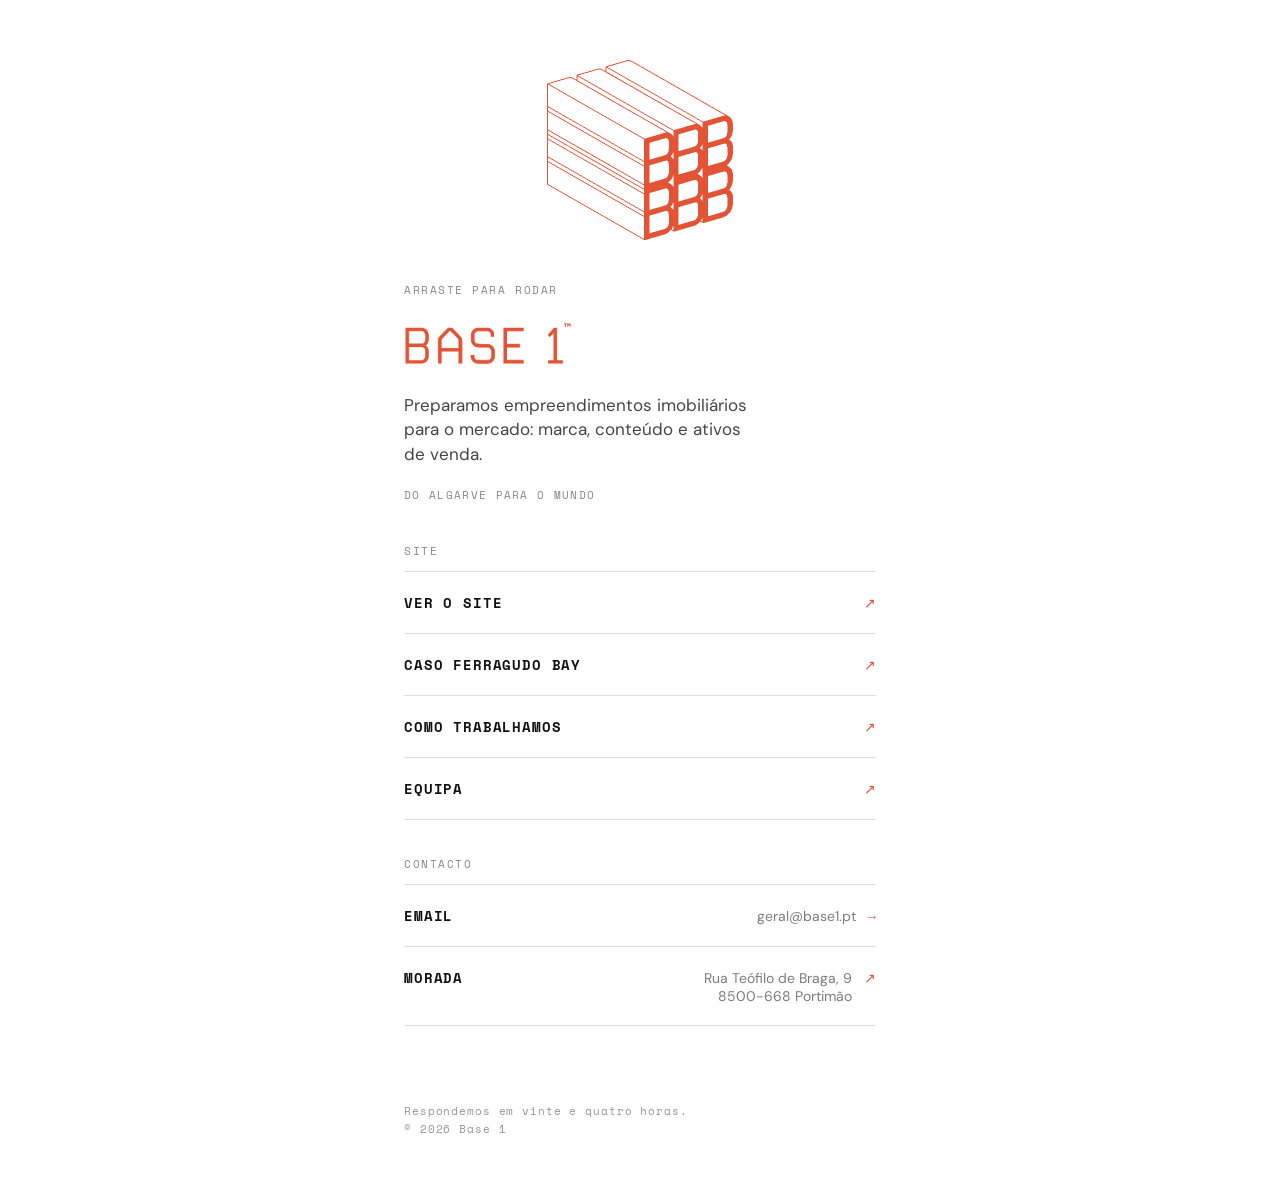
<file: links/index.html>
<!DOCTYPE html>
<html lang="pt-PT">
<head>
<meta charset="utf-8">
<meta name="viewport" content="width=device-width, initial-scale=1">
<title>Base 1 · Links</title>
<meta name="robots" content="noindex">
<link rel="icon" href="../favicon-32.png" sizes="32x32">
<link rel="apple-touch-icon" href="../apple-touch-icon.png">
<meta name="description" content="Base 1. Preparamos empreendimentos imobiliários para o mercado.">
<style>
@font-face{font-family:"Space Mono";font-weight:400;src:url(../assets/fonts/space-mono-400.woff2) format("woff2");font-display:swap}
@font-face{font-family:"Space Mono";font-weight:700;src:url(../assets/fonts/space-mono-700.woff2) format("woff2");font-display:swap}
@font-face{font-family:"DM Sans";font-weight:400;src:url(../assets/fonts/dm-sans-400.woff2) format("woff2");font-display:swap}
@font-face{font-family:"DM Sans";font-weight:500;src:url(../assets/fonts/dm-sans-500.woff2) format("woff2");font-display:swap}
:root{--ground:#FFFFFF;--ink:#111111;--orange:#E35436;--line:rgba(17,17,17,.14)}
*{box-sizing:border-box;margin:0;padding:0}
html,body{background:#FFFFFF;color:var(--ink)}
body{font-family:"DM Sans",system-ui,sans-serif;min-height:100vh;display:flex;flex-direction:column;-webkit-font-smoothing:antialiased}
.mono{font-family:"Space Mono",ui-monospace,monospace}
.wrap{width:100%;max-width:520px;margin:0 auto;padding:0 24px}
header{padding:56px 0 40px}
header img{display:block;width:168px;height:auto}
.lede{margin-top:28px;font-size:17px;line-height:1.45;max-width:30ch;color:rgba(17,17,17,.78)}
.tag{margin-top:20px;font-size:11px;letter-spacing:.12em;text-transform:uppercase;color:rgba(17,17,17,.5)}
.label{font-size:11px;letter-spacing:.14em;text-transform:uppercase;color:rgba(17,17,17,.5);padding:0 0 12px}
ul{list-style:none;border-top:1px solid var(--line)}
li{border-bottom:1px solid var(--line)}
.link{display:flex;justify-content:space-between;align-items:baseline;gap:16px;padding:20px 0;color:var(--ink);text-decoration:none;transition:color .15s,padding .15s}
.link .t{font-family:"Space Mono",monospace;font-weight:700;font-size:14px;letter-spacing:.06em;text-transform:uppercase}
.link .d{font-size:14px;color:rgba(17,17,17,.55);text-align:right;word-break:break-word}
.link .a{font-family:"Space Mono",monospace;font-size:14px;color:var(--orange);flex:none}
.link .r{display:flex;gap:12px;align-items:baseline;min-width:0}
.link:hover,.link:focus-visible{color:var(--orange);padding-left:8px;outline:none}
.link:hover .d{color:var(--ink)}
.group{margin-bottom:36px}
footer{margin-top:auto;padding:40px 0 48px}
footer p{font-family:"Space Mono",monospace;font-size:11px;letter-spacing:.08em;line-height:1.7;color:rgba(17,17,17,.45)}
.toast{position:fixed;left:50%;bottom:24px;transform:translateX(-50%) translateY(20px);background:var(--ink);color:#FFFFFF;font-family:"Space Mono",monospace;font-size:12px;letter-spacing:.08em;text-transform:uppercase;padding:10px 16px;opacity:0;transition:.2s;pointer-events:none}
.toast.on{opacity:1;transform:translateX(-50%)}
button.link{width:100%;background:none;border:0;font:inherit;cursor:pointer;text-align:left}
.hero{background:var(--ground);color:var(--ink);position:relative}
.hero{padding-top:24px}.hero canvas{display:block;width:100%;height:clamp(170px,47vw,250px);cursor:grab;touch-action:none;outline:none}
.hero canvas:active{cursor:grabbing}
.hero .hint{position:static;padding:8px 0 0;font-family:"Space Mono",monospace;font-size:11px;letter-spacing:.14em;text-transform:uppercase;color:rgba(17,17,17,.5);pointer-events:none;transition:opacity .4s}
.hero .hint .wrap{display:flex;justify-content:space-between}
.hero .fallback{display:none;padding:48px 24px;justify-content:center}
.hero .fallback svg{width:min(70vw,320px);height:auto}
.hero.nogl canvas,.hero.nogl .hint{display:none}
.hero.nogl .fallback{display:flex}
</style>
</head>
<body>
<section class="hero" id="hero" aria-label="Tijolo Base 1 em 3D: arraste para rodar">
  <canvas id="brick" tabindex="0" aria-label="Tijolo Base 1 em 3D. Arraste ou use as setas para rodar."></canvas>
  <div class="hint"><div class="wrap"><span>Arraste para rodar</span></div></div>
  <div class="fallback"><svg id="Camada_2" data-name="Camada 2" xmlns="http://www.w3.org/2000/svg" viewBox="0 0 447.11 453.92">
  <g id="Camada_1-2" data-name="Camada 1">
    <path fill="#E35436" d="M447.11,238.6v-14.44c0-8.06-2.98-14.99-7.98-19.83l.4-.4L235.58,0l-.12.12v-.03h-67.9l-.02-.02-.02.02H.5v.5h-.5v258.79h1v-1.04l195.57,195.57.71-.71L1,256.93v-58.39l195.57,195.57.35-.35v58.84h56.46c7.61,0,14.2-2.72,18.96-7.33l7.68,7.68.35-.35h56.4c7.6,0,14.17-2.71,18.93-7.3l7.65,7.65.35-.35h0s56.46,0,56.46,0c15.61,0,26.93-11.42,26.93-27.15v-17.5c0-12.09-8.75-18.17-11.35-19.71,2.58-1.69,11.35-8.45,11.35-21.85v-14.44c0-15.73-11.33-27.15-26.93-27.15,15.61,0,26.93-11.42,26.93-27.15v-17.5c0-12.09-8.75-18.17-11.35-19.71,2.58-1.69,11.35-8.45,11.35-21.85ZM196.93,253.39L1,57.46V1.8l195.57,195.57.71-.71L1.71,1.09h66.86l200.76,200.76c-4.38-3.08-9.83-4.84-15.95-4.84h-56.46v56.37ZM196.93,335.82L1,139.89v-21.74l195.57,195.57.35-.35v22.45ZM1,141.31l195.57,195.57.35-.35v44.65L1,185.25v-43.94ZM1,116.74v-45.99l195.57,195.57.35-.35v46.69L1,116.74ZM1,69.33v-10.46l195.57,195.57.35-.35v11.16L1,69.33ZM253.82,265.97c9.61,0,13.53,4.75,13.53,16.38v17.28c0,6.49-5.32,13.75-12.44,13.75h-45.68v-47.4h44.58ZM209.24,254.1v-45.43h45.69c7.33,0,12.43,7.24,12.43,13.75v15.97c0,11.16-4.24,15.72-14.62,15.72h-43.5ZM280.32,297.66v54.3c0-15.73-11.33-27.15-26.93-27.15,15.61,0,26.93-11.42,26.93-27.15ZM268.97,260.45c2.58-1.69,11.35-8.45,11.35-21.85v41.56c0-12.09-8.75-18.17-11.35-19.71ZM209.24,336.46h45.69c7.33,0,12.43,7.24,12.43,13.75v15.97c0,11.16-4.24,15.72-14.62,15.72h-43.5v-45.43ZM280.32,366.39v41.56c0-12.09-8.75-18.17-11.35-19.71,2.58-1.69,11.35-8.45,11.35-21.85ZM280.32,224.17c0-7.6-2.65-14.19-7.14-18.97l.45-.45L69.98,1.09h13.71l196.28,196.28.71-.71L85.1,1.09h66.72l200.43,200.43c-4.29-2.87-9.57-4.5-15.47-4.5h-56.46v27.15ZM337.21,265.97c9.61,0,13.53,4.75,13.53,16.38v17.28c0,6.49-5.32,13.75-12.44,13.75h-45.68v-47.4h44.58ZM292.63,254.1v-45.43h45.69c7.33,0,12.43,7.24,12.43,13.75v15.97c0,11.16-4.24,15.72-14.62,15.72h-43.5ZM363.71,297.66v54.3c0-15.73-11.33-27.15-26.93-27.15,15.61,0,26.93-11.42,26.93-27.15ZM352.36,260.45c2.58-1.69,11.35-8.45,11.35-21.85v41.56c0-12.09-8.75-18.17-11.35-19.71ZM292.63,336.46h45.69c7.33,0,12.43,7.24,12.43,13.75v15.97c0,11.16-4.24,15.72-14.62,15.72h-43.5v-45.43ZM363.71,366.39v41.56c0-12.09-8.75-18.17-11.35-19.71,2.58-1.69,11.35-8.45,11.35-21.85ZM355.71,204.32l.38-.38L153.23,1.09h13.91l196.25,196.25.32-.32v27.15c0-8.07-2.99-15.01-8-19.85ZM1,197.12v-10.46l195.57,195.57.35-.35v11.16L1,197.12ZM254.92,441.16h-45.68v-47.4h44.58c9.61,0,13.53,4.75,13.53,16.38v17.28c0,6.49-5.32,13.75-12.44,13.75ZM273.05,444.56c4.57-4.8,7.27-11.44,7.27-19.11v26.38l-7.27-7.27ZM338.31,441.16h-45.68v-47.4h44.58c9.61,0,13.53,4.75,13.53,16.38v17.28c0,6.49-5.32,13.75-12.44,13.75ZM356.41,444.59c4.59-4.8,7.3-11.45,7.3-19.14v26.44l-7.3-7.3ZM434.14,427.41c0,6.49-5.32,13.75-12.44,13.75h-45.68v-47.4h44.58c9.61,0,13.53,4.75,13.53,16.38v17.28ZM421.71,336.46c7.33,0,12.43,7.24,12.43,13.75v15.97c0,11.16-4.24,15.72-14.62,15.72h-43.5v-45.43h45.69ZM434.14,299.62c0,6.49-5.32,13.75-12.44,13.75h-45.68v-47.4h44.58c9.61,0,13.53,4.75,13.53,16.38v17.28ZM434.14,238.38c0,11.16-4.24,15.72-14.62,15.72h-43.5v-45.43h45.69c7.33,0,12.43,7.24,12.43,13.75v15.97ZM420.17,197.02h-56.46l.39-.39L168.56,1.09h66.7l200.53,200.53c-4.32-2.93-9.65-4.6-15.61-4.6Z"/>
  </g>
</svg></div>
</section>
<div class="wrap">
  <header style="padding-top:24px">
    <img src="../assets/img/base1-logo-orange.png" alt="Base 1" width="499" height="127">
    <p class="lede">Preparamos empreendimentos imobiliários para o mercado: marca, conteúdo e ativos de venda.</p>
    <p class="tag mono">Do Algarve para o mundo</p>
  </header>

  <main>

    <section class="group">
      <p class="label mono">Site</p>
      <ul>
        <li><a class="link" href="https://base1.pt/" target="_blank" rel="noopener"><span class="t">Ver o site</span><span class="a">↗</span></a></li>
        <li><a class="link" href="https://base1.pt/#caso" target="_blank" rel="noopener"><span class="t">Caso Ferragudo Bay</span><span class="a">↗</span></a></li>
        <li><a class="link" href="https://base1.pt/#metodo" target="_blank" rel="noopener"><span class="t">Como trabalhamos</span><span class="a">↗</span></a></li>
        <li><a class="link" href="https://base1.pt/#equipa" target="_blank" rel="noopener"><span class="t">Equipa</span><span class="a">↗</span></a></li>
      </ul>
    </section>

    <section class="group">
      <p class="label mono">Contacto</p>
      <ul>
        <li><a class="link" href="mailto:geral@base1.pt" data-copy="geral@base1.pt"><span class="t">Email</span><span class="r"><span class="d">geral@base1.pt</span><span class="a">→</span></span></a></li>
        <li><a class="link" href="https://www.google.com/maps/search/?api=1&amp;query=Rua+Te%C3%B3filo+de+Braga+9+8500-668+Portim%C3%A3o" target="_blank" rel="noopener"><span class="t">Morada</span><span class="r"><span class="d">Rua Teófilo de Braga, 9<br>8500-668 Portimão</span><span class="a">↗</span></span></a></li>
      </ul>
    </section>
  </main>

  <footer>
    <p>Respondemos em vinte e quatro horas.<br>© 2026 Base 1</p>
  </footer>
</div>
<div class="toast" id="toast">Copiado</div>
<script>
// mailto nem sempre abrem dentro de apps (ex.: browser do Instagram); copia o contacto como apoio.
document.querySelectorAll('[data-copy]').forEach(function(a){
  a.addEventListener('click',function(){
    var v=a.getAttribute('data-copy');
    try{navigator.clipboard.writeText(v).then(function(){
      var t=document.getElementById('toast');t.textContent='Copiado: '+v;t.classList.add('on');
      setTimeout(function(){t.classList.remove('on')},1800);
    }).catch(function(){});}catch(e){}
  });
});
</script>
<script src="../assets/js/three.min.js"></script>
<script src="../assets/js/tijolo.js"></script>
</body>
</html>
</file>
<file: assets/site.css>
/* Base 1 · landing v1
   Layout: one long page. Base 1 sections on neutral grey with vermilion;
   the Ferragudo Bay case switches to the project's own palette and the
   Base 1 orange disappears until "Como trabalhamos". */

@font-face {
  font-family: "Space Mono";
  src: url("fonts/space-mono-400.woff2") format("woff2"),
       url("fonts/space-mono-400.woff") format("woff");
  font-weight: 400;
  font-style: normal;
  font-display: swap;
}
@font-face {
  font-family: "Space Mono";
  src: url("fonts/space-mono-700.woff2") format("woff2"),
       url("fonts/space-mono-700.woff") format("woff");
  font-weight: 700;
  font-style: normal;
  font-display: swap;
}

@font-face {
  font-family: "DM Sans";
  src: url("fonts/dm-sans-400.woff2") format("woff2");
  font-weight: 400;
  font-style: normal;
  font-display: swap;
}
@font-face {
  font-family: "DM Sans";
  src: url("fonts/dm-sans-400-italic.woff2") format("woff2");
  font-weight: 400;
  font-style: italic;
  font-display: swap;
}
@font-face {
  font-family: "DM Sans";
  src: url("fonts/dm-sans-500.woff2") format("woff2");
  font-weight: 500;
  font-style: normal;
  font-display: swap;
}
@font-face {
  font-family: "DM Sans";
  src: url("fonts/dm-sans-700.woff2") format("woff2");
  font-weight: 700;
  font-style: normal;
  font-display: swap;
}

:root {
  color-scheme: light;
  /* Base 1 */
  --ground: #EEEEEE;
  --ink: #111111;
  --muted: #5C5C5C;
  --rule: #CFCFCF;
  --orange: #E35436;
  --night: #0E0E0E;
  --night-muted: #A8A8A8;
  --night-text: #C9C9C9;
  --paper: #F2F2F2;
  /* Ferragudo Bay */
  --fb-stone: #F2ECE2;
  --fb-navy: #213B4F;
  --fb-clay: #A45F4C;
  --fb-mist: #C8D1D9;
  --fb-sky: #9CC3EA;

  --mono: "Space Mono", ui-monospace, "SFMono-Regular", Menlo, Consolas, monospace;
  --sans: "DM Sans", system-ui, -apple-system, "Segoe UI", Helvetica, Arial, sans-serif;
  --gutter: clamp(20px, 5vw, 80px);
  --section: clamp(72px, 8vw, 128px);

  --t-hero: clamp(32px, 5.6vw, 84px);
  --t-xl: clamp(40px, 7vw, 104px);
  --t-l: clamp(26px, 3.6vw, 52px);
  --t-m: clamp(22px, 2.6vw, 38px);
  --t-body: clamp(15px, 1.2vw, 17px);
  --t-label: 13px;
}

*, *::before, *::after { box-sizing: border-box; }

html { -webkit-text-size-adjust: 100%; scroll-behavior: smooth; }
@media (prefers-reduced-motion: reduce) { html { scroll-behavior: auto; } }

body {
  margin: 0;
  background: var(--ground);
  color: var(--ink);
  font-family: var(--sans);
  font-size: 16px;
  line-height: 1.6;
  -webkit-font-smoothing: antialiased;
}

img { display: block; max-width: 100%; height: auto; }
h1, h2, h3, p, figure { margin: 0; }
a { color: inherit; text-decoration-thickness: 1px; text-underline-offset: 5px; }
a:hover { text-decoration-thickness: 2px; }
a:focus-visible { outline: 2px solid currentColor; outline-offset: 4px; }
::selection { background: var(--orange); color: var(--ink); }

.skip {
  position: absolute; left: 8px; top: -60px;
  background: var(--ink); color: var(--paper);
  padding: 10px 14px; z-index: 10; text-decoration: none;
}
.skip:focus { top: 8px; }

/* ---------- structure ---------- */
.wrap {
  max-width: 1280px;
  margin: 0 auto;
  padding-left: max(var(--gutter), env(safe-area-inset-left, 0px));
  padding-right: max(var(--gutter), env(safe-area-inset-right, 0px));
}
.sec { padding-block: var(--section); }
.sec--tight-top { padding-top: 0; }
.stack { display: flex; flex-direction: column; gap: clamp(36px, 4.5vw, 64px); }
.row { display: flex; flex-wrap: wrap; gap: clamp(36px, 6vw, 96px); }
.row > * { min-width: 0; }

.band-night { background: var(--night); color: var(--paper); }
.band-orange { background: var(--orange); color: var(--ink); }
.band-stone { background: var(--fb-stone); color: var(--fb-navy); }
.band-mist { background: var(--fb-mist); color: var(--fb-navy); }
.band-clay { background: var(--fb-clay); color: #FFFFFF; }
.band-sky { background: var(--fb-sky); color: var(--fb-navy); }
.band-navy { background: var(--fb-navy); color: #FFFFFF; }

/* ---------- type ---------- */
.label {
  font-size: var(--t-label);
  letter-spacing: 0.14em;
  text-transform: uppercase;
}
/* Space Mono: títulos, etiquetas, números e contactos. DM Sans: corpo de texto e subtítulos. */
.label, .caps, .num, .nav, .hero-foot, .suppliers, .figure .big, .fact .key, .result-big,
.decision .name, .person .name, .person .role, .contact-lines, .line-diagram, .foot { font-family: var(--mono); }
.caps { text-transform: uppercase; letter-spacing: 0.01em; font-weight: 400; }
.t-hero { font-size: var(--t-hero); line-height: 1.02; }
.t-xl { font-size: var(--t-xl); line-height: 1; }
.t-l { font-size: var(--t-l); line-height: 1.1; text-wrap: balance; }
.t-m { font-size: var(--t-m); line-height: 1.18; text-wrap: balance; }
.body { font-size: var(--t-body); line-height: 1.7; max-width: 56ch; }
.small { font-size: 15px; line-height: 1.65; }
.muted { color: var(--muted); }
.accent { color: var(--orange); }
.clay { color: var(--fb-clay); }

.sec-head {
  display: flex; justify-content: space-between; align-items: baseline; gap: 16px;
  border-bottom: 1px solid var(--rule);
  padding-bottom: 14px;
}
.sec-head .label { color: var(--muted); }
.sec-head .num { font-size: 24px; line-height: 1; color: var(--orange); }
.band-stone .sec-head { border-color: var(--fb-navy); }
.band-stone .sec-head .label { color: var(--fb-navy); }
.band-stone .sec-head .num { color: var(--fb-clay); }
.band-navy .sec-head { border-color: #FFFFFF; }
.band-navy .sec-head .label, .band-navy .sec-head .num { color: #FFFFFF; }
.band-orange .sec-head { border-color: var(--ink); }
.band-orange .sec-head .label,
.band-orange .sec-head .num { color: var(--ink); }

/* ---------- hero ---------- */
.hero .wrap {
  display: flex; flex-direction: column;
  gap: clamp(72px, 11vw, 168px);
  padding-block: clamp(28px, 3vw, 40px);
}
.topbar { display: flex; justify-content: space-between; align-items: center; gap: 24px; flex-wrap: wrap; }
.topbar img { height: 22px; width: auto; }
.nav { display: flex; flex-wrap: wrap; gap: 8px clamp(16px, 2.4vw, 32px); }
.nav a {
  font-size: var(--t-label); letter-spacing: 0.14em; text-transform: uppercase;
  color: var(--paper); text-decoration: none;
  padding-block: 10px;
}
.nav a:hover { color: var(--orange); }
.hero-main { display: flex; flex-wrap: wrap; gap: clamp(36px, 5vw, 72px); align-items: stretch; }
.hero-text { flex: 1 1 600px; min-width: 0; display: flex; flex-direction: column; gap: clamp(24px, 3vw, 40px); }
.hero-sub { max-width: 36ch; font-size: clamp(16px, 1.5vw, 20px); line-height: 1.55; color: var(--orange); }
.hero-aside {
  flex: 0 1 290px; min-width: 0;
  border-left: 1px solid var(--orange);
  padding-left: clamp(20px, 2vw, 32px);
  display: flex; flex-direction: column; justify-content: flex-end;
  font-size: 14px; line-height: 1.65; color: var(--night-muted);
}
.hero-foot {
  display: flex; justify-content: space-between; align-items: baseline;
  flex-wrap: wrap; gap: 12px 32px; font-size: 14px; color: var(--orange);
}
.hero-foot a { color: var(--paper); text-decoration: none; }
.hero-foot .contacts { display: flex; flex-wrap: wrap; gap: 4px 20px; }
.hero-foot .contacts span { white-space: nowrap; }

/* ---------- full-bleed images ---------- */
.bleed img { width: 100%; object-fit: cover; }
.bleed--tall img { height: clamp(420px, 52vw, 800px); object-position: 50% 62%; }
.bleed--mid img { height: clamp(300px, 50vw, 760px); object-position: 50% 55%; }
.caption-bar {
  display: flex; justify-content: space-between; flex-wrap: wrap; gap: 8px 24px;
  padding-block: 14px; color: var(--muted);
}

/* ---------- 01 problem ---------- */
.suppliers { flex: 1 1 340px; display: flex; flex-direction: column; font-size: 13px; letter-spacing: 0.12em; text-transform: uppercase; }
.suppliers div { display: flex; justify-content: space-between; gap: 16px; padding-block: 10px; border-top: 1px solid var(--rule); color: var(--muted); }
.suppliers div.total { border-top-color: var(--ink); color: var(--ink); font-weight: 700; padding-block: 12px; }
.statement { padding-top: clamp(16px, 4vw, 56px); font-size: clamp(24px, 3vw, 42px); line-height: 1.15; }

/* ---------- money ---------- */
.figures { display: flex; flex-wrap: wrap; gap: clamp(32px, 5vw, 80px); }
.figure { flex: 1 1 380px; min-width: 0; border-top: 1px solid var(--orange); padding-top: 24px; display: flex; flex-direction: column; gap: 12px; }
.figure .big { font-size: clamp(40px, 6vw, 88px); line-height: 1; color: var(--orange); }
.figure .small { color: var(--night-text); max-width: 40ch; }
.band-night .body { color: var(--night-text); }
.footnote { font-size: 13px; line-height: 1.6; color: var(--night-muted); }

/* ---------- case ---------- */
.case-open { align-items: center; }
.case-open .text { flex: 1 1 520px; display: flex; flex-direction: column; gap: clamp(20px, 2.5vw, 32px); }
.case-open .mark { flex: 0 1 400px; padding: clamp(40px, 5vw, 72px); display: flex; align-items: center; justify-content: center; }
.case-open .mark img { width: 100%; max-width: 180px; }

.before-after { align-items: flex-start; }
.before-after .pic { flex: 1 1 360px; max-width: 480px; }
.before-after .pic img { width: 100%; aspect-ratio: 960 / 1067; object-fit: cover; }
.before-after .text { flex: 1.4 1 460px; display: flex; flex-direction: column; gap: clamp(28px, 3.5vw, 48px); }
.ba-item { display: flex; flex-direction: column; gap: 6px; border-top: 1px solid var(--fb-navy); padding-top: 18px; }

.recs { display: flex; flex-wrap: wrap; gap: 24px clamp(24px, 3vw, 40px); }
.recs div { flex: 1 1 220px; min-width: 0; border-top: 1px solid var(--fb-navy); padding-top: 14px; font-size: clamp(15px, 1.25vw, 18px); line-height: 1.4; }

.method { align-items: center; gap: clamp(48px, 7vw, 112px); }
.method .text { flex: 1.5 1 520px; display: flex; flex-direction: column; gap: clamp(32px, 4vw, 52px); }
.facts { display: flex; flex-direction: column; border-bottom: 1px solid rgba(255, 255, 255, 0.5); }
.fact { display: flex; flex-wrap: wrap; gap: 8px 32px; padding-block: 22px; border-top: 1px solid rgba(255, 255, 255, 0.5); }
.fact .key { flex: 0 0 200px; font-size: clamp(28px, 3vw, 40px); line-height: 1.05; color: var(--fb-stone); text-transform: uppercase; }
.fact p { flex: 1 1 300px; min-width: 0; max-width: 52ch; font-size: var(--t-body); line-height: 1.7; }
.arch { flex: 1 1 300px; max-width: 420px; margin-inline: auto; }
.arch .frame { border: 1px solid var(--fb-stone); border-radius: 999px 999px 0 0; padding: clamp(10px, 1.2vw, 16px); }
.arch img { display: block; width: 100%; aspect-ratio: 2 / 3; object-fit: cover; object-position: 50% 50%; border-radius: 999px 999px 0 0; }

.concept { align-items: center; }
.concept .text { flex: 1.6 1 520px; display: flex; flex-direction: column; gap: clamp(28px, 3.5vw, 48px); }
.concept .line { font-size: clamp(30px, 4.6vw, 68px); line-height: 1.06; }
.concept .note { display: flex; flex-direction: column; gap: 12px; max-width: 52ch; border-top: 1px solid var(--fb-navy); padding-top: 18px; }
.concept .logo { flex: 1 1 280px; max-width: 300px; margin-inline: auto; }

.built-head { align-items: flex-end; gap: 24px clamp(40px, 6vw, 96px); }
.built-head h3 { flex: 1.3 1 480px; }
.built-head p { flex: 1 1 340px; }
.pieces { display: grid; grid-template-columns: repeat(2, minmax(0, 1fr)); gap: clamp(28px, 3vw, 40px) clamp(20px, 2.5vw, 32px); }
.pieces figure { display: flex; flex-direction: column; gap: 12px; min-width: 0; }
.pieces .wide { grid-column: 1 / -1; }
.pieces img { width: 100%; object-fit: cover; }
.pieces .r169 img { aspect-ratio: 16 / 9; }
.pieces .shot img { object-position: 50% 0; }
.pieces video { display: block; width: 100%; height: auto; aspect-ratio: 16 / 9; background: #000; }
.pieces figcaption { display: flex; justify-content: space-between; flex-wrap: wrap; gap: 8px 24px; }
.case-meta { display: flex; justify-content: space-between; flex-wrap: wrap; gap: 8px 32px; border-top: 1px solid var(--fb-navy); padding-top: 16px; line-height: 1.7; }
.pieces a { display: block; }
.result { display: flex; flex-direction: column; gap: 14px; border-top: 1px solid var(--fb-navy); padding-top: 18px; }
.result-row { display: flex; flex-wrap: wrap; align-items: baseline; gap: 8px clamp(20px, 3vw, 40px); }
.result-big { font-size: clamp(56px, 8vw, 120px); line-height: 0.95; }
.result-row .body { flex: 1 1 320px; min-width: 0; max-width: 48ch; }

/* ---------- invite after the case ---------- */
.invite { padding-block: clamp(40px, 5vw, 64px); border-bottom: 1px solid var(--rule); }
.invite-row { display: flex; flex-wrap: wrap; justify-content: space-between; align-items: center; gap: 20px 48px; }
.invite-row .t-m { flex: 1 1 480px; min-width: 0; max-width: 34ch; }
.invite-links { display: flex; flex-wrap: wrap; gap: 8px 28px; }
.invite-links a { color: var(--ink); padding-block: 10px; text-decoration-color: var(--orange); }

/* ---------- 03 how ---------- */
.decisions { display: flex; flex-direction: column; border-bottom: 1px solid var(--orange); }
.decision { display: flex; flex-wrap: wrap; gap: 6px 32px; padding-block: 20px; border-top: 1px solid var(--orange); }
.decision .name { flex: 1 1 260px; min-width: 0; font-size: clamp(15px, 1.3vw, 19px); letter-spacing: 0.06em; text-transform: uppercase; }
.decision .what { flex: 2 1 360px; min-width: 0; font-size: var(--t-body); line-height: 1.6; color: var(--muted); }
.scope { display: grid; grid-template-columns: repeat(3, minmax(0, 1fr)); gap: 32px clamp(24px, 3vw, 48px); }
.scope div { display: flex; flex-direction: column; gap: 12px; border-top: 1px solid var(--ink); padding-top: 16px; }
.scope .label { font-size: 13px; font-weight: 700; }
.scope p { font-size: 15px; line-height: 1.7; }
.scope-title { padding-top: clamp(24px, 5vw, 72px); max-width: 34ch; }

/* ---------- 04 boundary ---------- */
.line-diagram {
  display: flex; align-items: center; gap: clamp(8px, 1.5vw, 20px);
  padding-block: clamp(16px, 3vw, 40px);
  font-size: clamp(10px, 1vw, 13px); letter-spacing: 0.08em; text-transform: uppercase;
  color: var(--muted); white-space: nowrap;
}
.line-diagram .rule { flex: 1 1 12px; height: 1px; background: var(--orange); }
.line-diagram img { height: clamp(12px, 1.5vw, 20px); width: auto; }

/* ---------- 05 team ---------- */
.team { display: grid; grid-template-columns: repeat(4, minmax(0, 1fr)); gap: 48px clamp(20px, 2.5vw, 32px); }
.person { display: flex; flex-direction: column; gap: 14px; }
.person img { width: 100%; aspect-ratio: 4 / 3; object-fit: cover; }
.person .name { font-size: 15px; letter-spacing: 0.06em; text-transform: uppercase; font-weight: 700; display: block; }
.person .role { font-size: 12px; letter-spacing: 0.12em; text-transform: uppercase; color: var(--muted); display: block; }
.person p { font-size: 15px; line-height: 1.65; }
.closing { font-size: clamp(18px, 1.8vw, 24px); line-height: 1.4; max-width: 44ch; }

/* ---------- 06 contact ---------- */
.contact-row { align-items: flex-end; gap: 40px clamp(40px, 6vw, 96px); }
.contact-row .body { flex: 1 1 380px; }
.contact-lines { flex: 1 1 420px; display: flex; flex-direction: column; gap: 6px; font-size: clamp(18px, 2.3vw, 32px); line-height: 1.3; overflow-wrap: anywhere; }
.contact-lines a { text-decoration: none; }
.contact-lines a:hover { text-decoration: underline; }
.to-top { align-self: flex-start; color: var(--ink); text-decoration: none; border: 1px solid var(--ink); padding: 14px 20px; margin-top: clamp(8px, 2vw, 24px); }
.to-top:hover { background: var(--ink); color: var(--orange); }

.foot .wrap {
  display: flex; justify-content: space-between; align-items: center; flex-wrap: wrap;
  gap: 20px 40px; padding-block: 32px;
  font-size: 12px; line-height: 1.6; letter-spacing: 0.08em; text-transform: uppercase; color: var(--night-muted);
}
.foot img { height: 18px; width: auto; }
.foot .links { display: flex; flex-wrap: wrap; gap: 8px 28px; }

/* ---------- breakpoints ---------- */
@media (max-width: 1100px) {
  .team { grid-template-columns: repeat(2, minmax(0, 1fr)); }
}
@media (max-width: 720px) {
  .pieces { grid-template-columns: minmax(0, 1fr); }
  .scope { grid-template-columns: minmax(0, 1fr); }
  .hero-aside { flex-basis: 100%; }
  .fact .key { flex-basis: 100%; }
}
@media (max-width: 560px) {
  .team { grid-template-columns: minmax(0, 1fr); }
}
</file>
